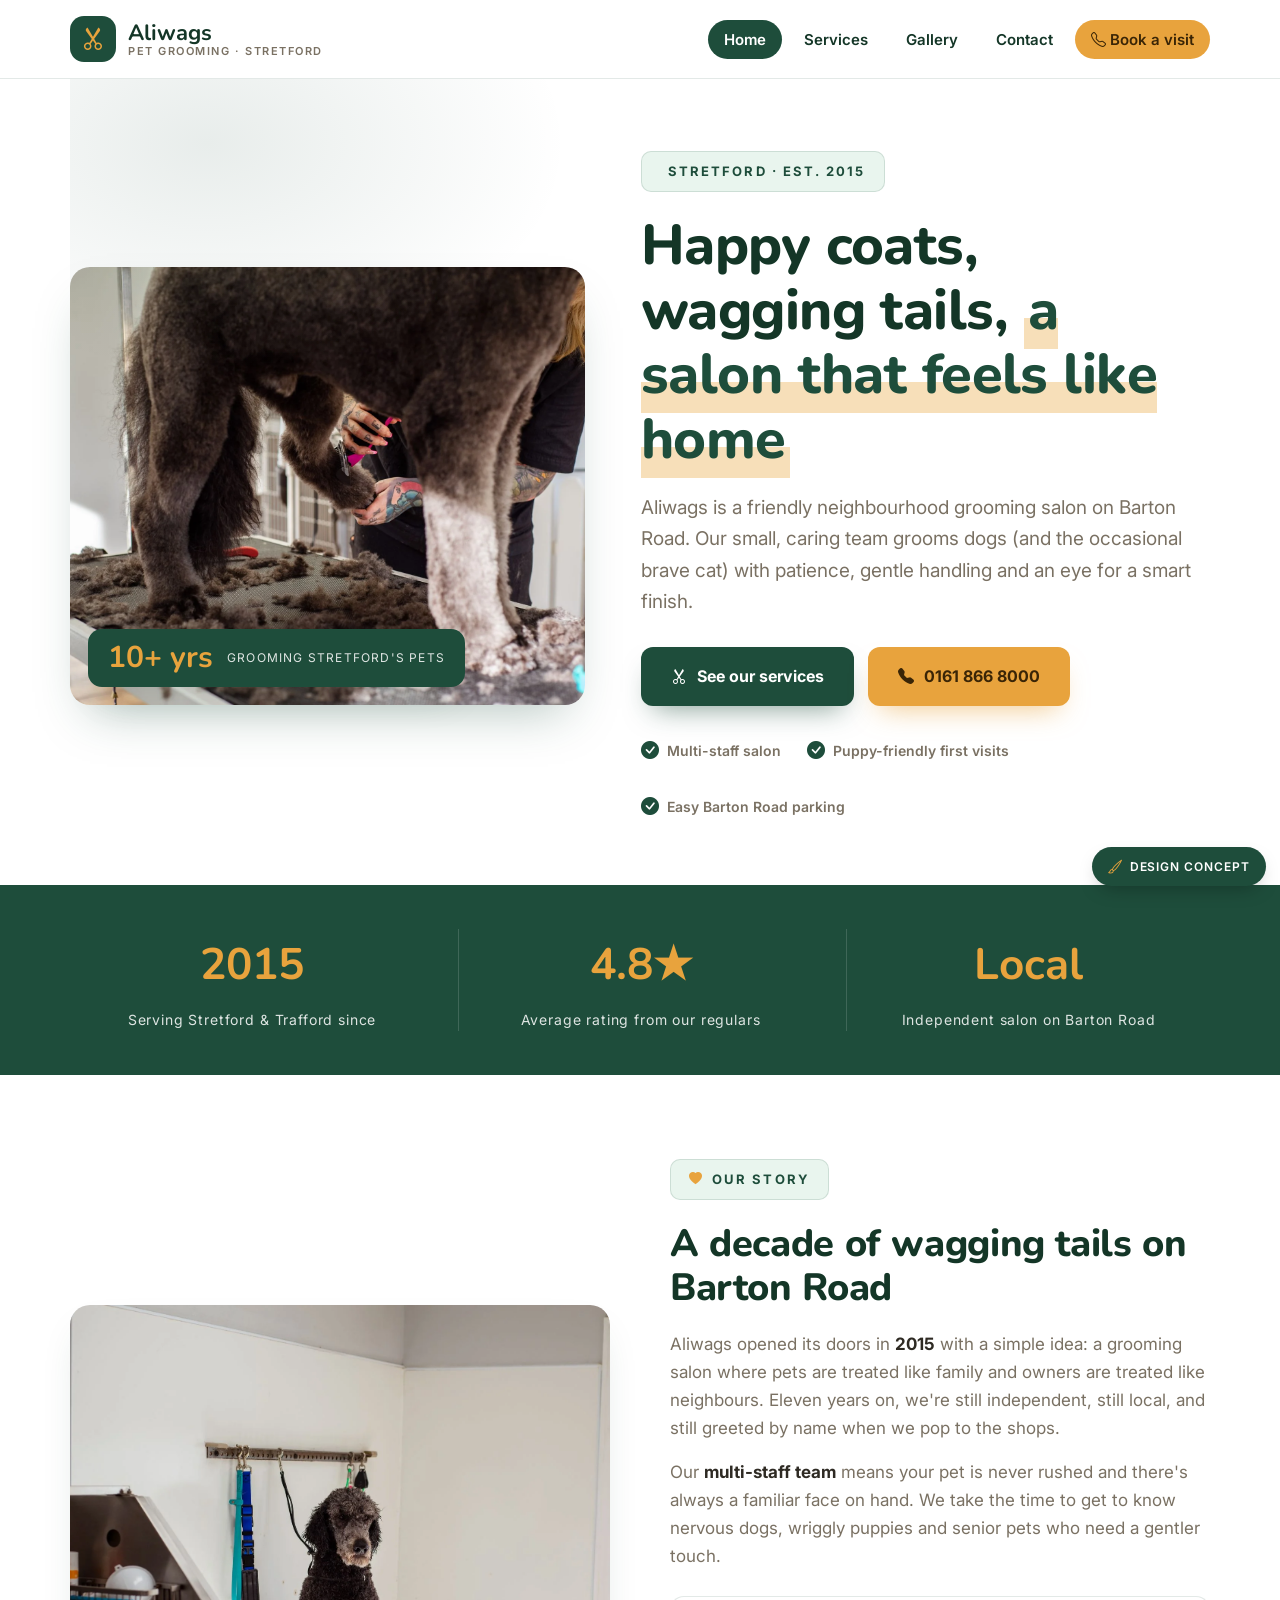
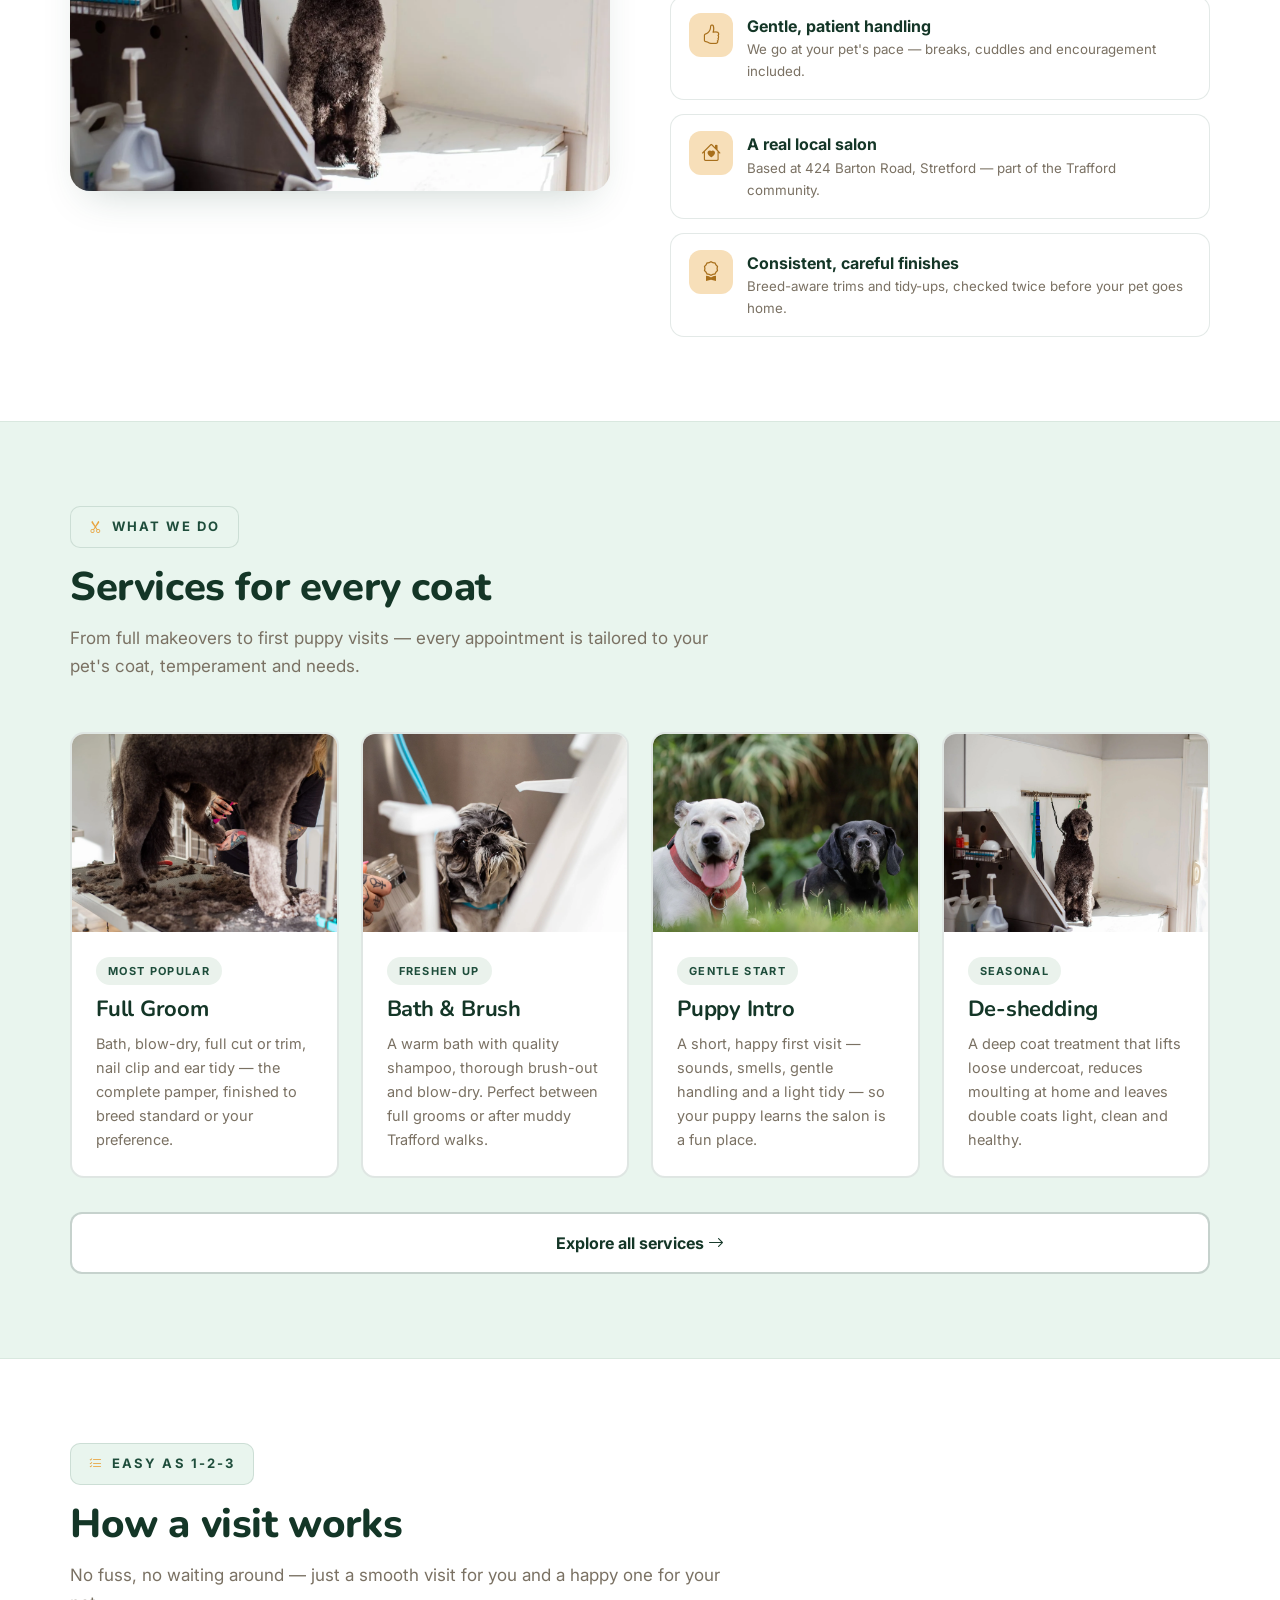
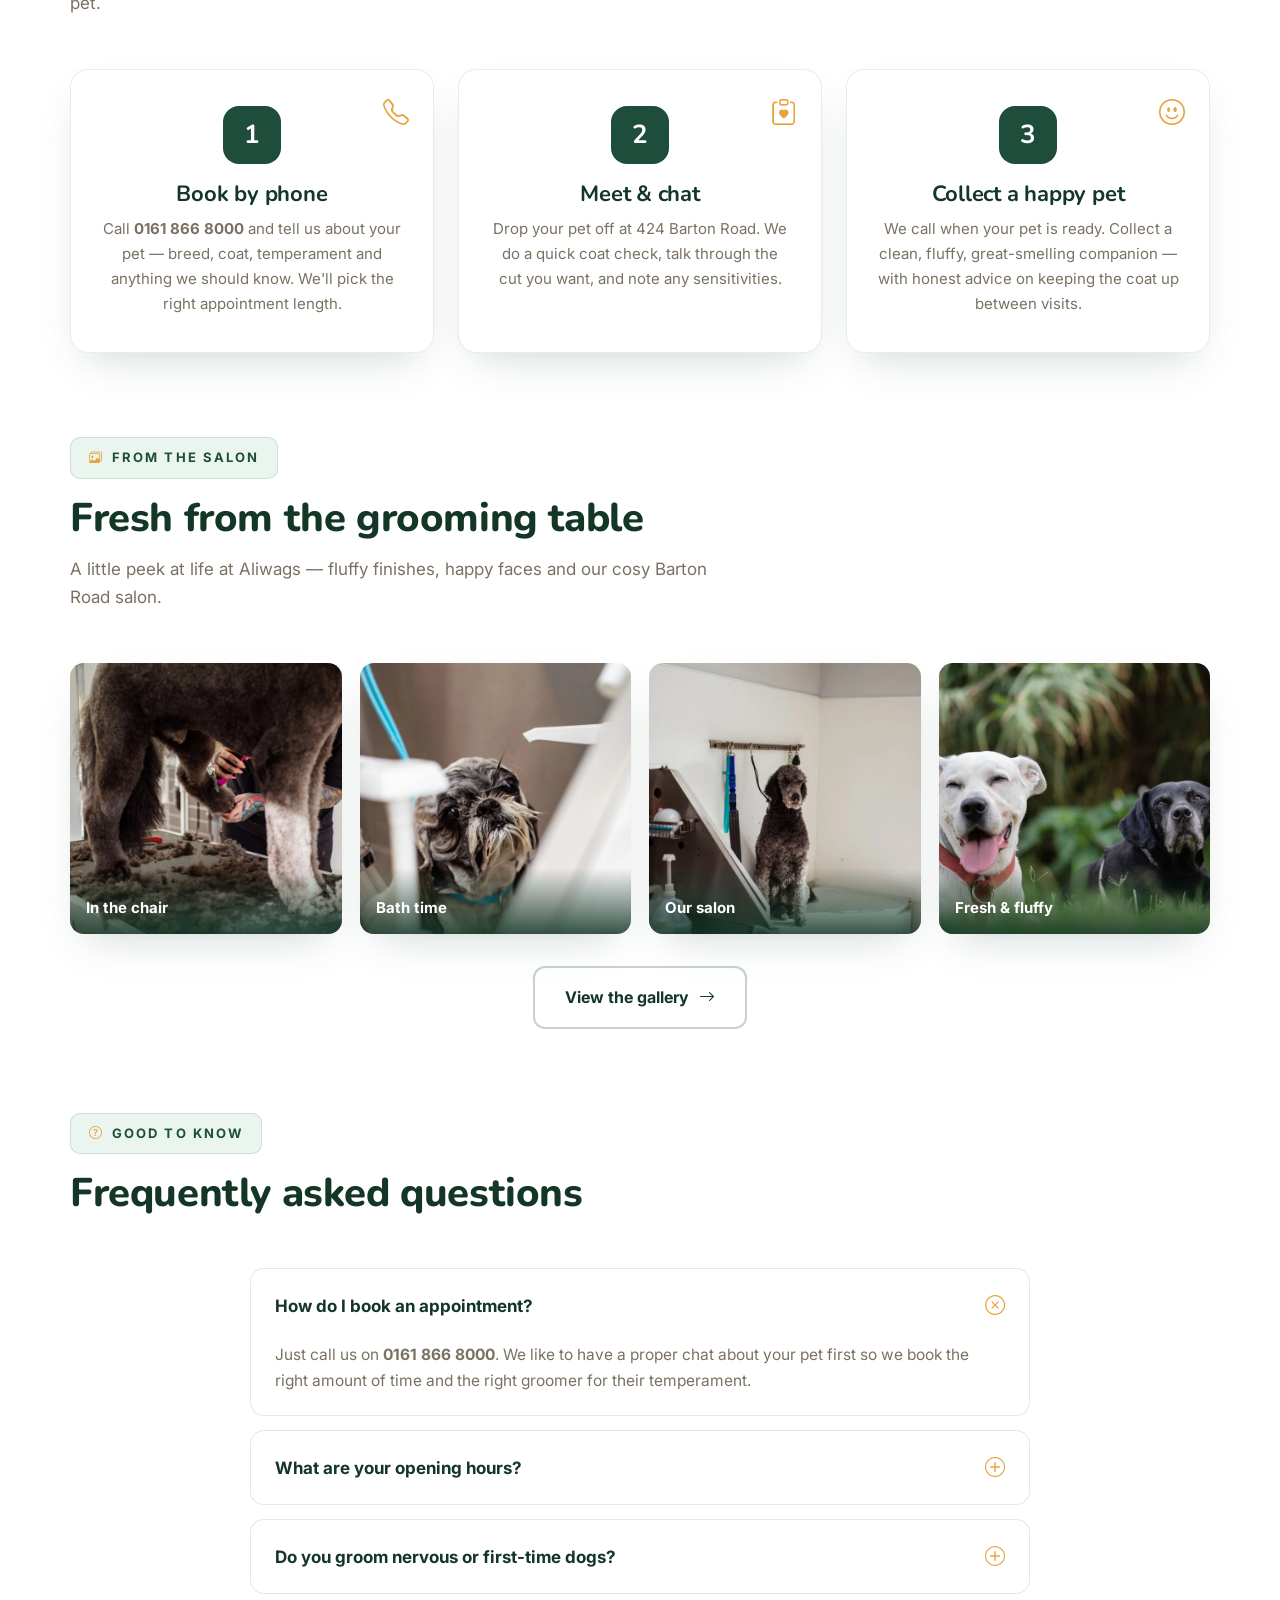
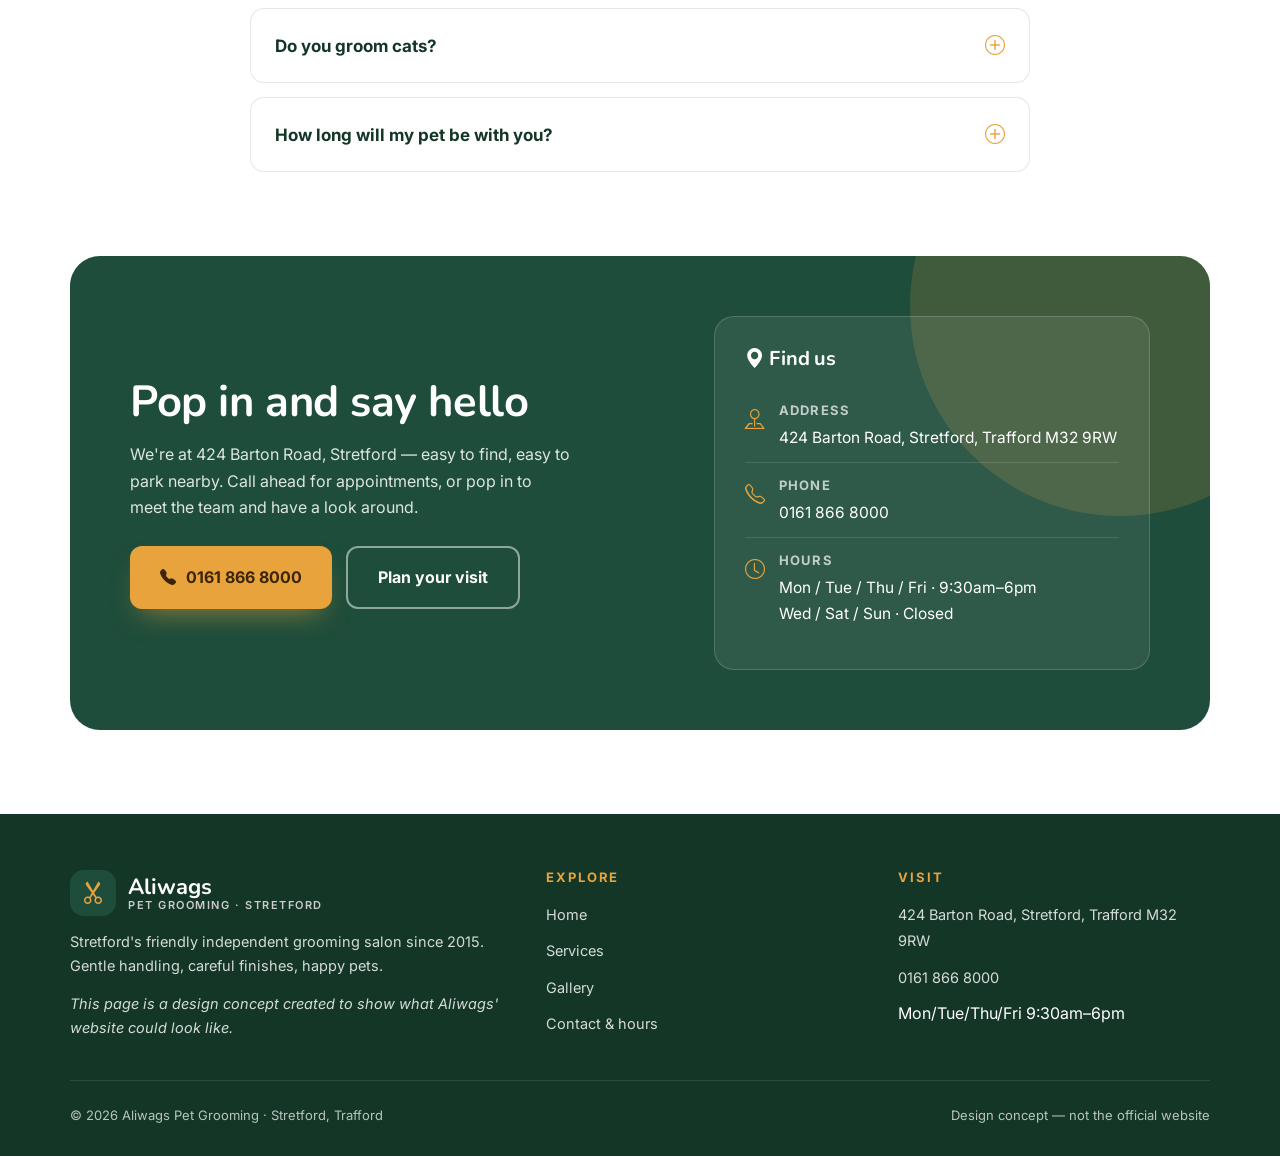
<file: index.html>
<!DOCTYPE html>
<html lang="en-GB">
<head>
<meta charset="UTF-8">
<meta name="viewport" content="width=device-width, initial-scale=1.0">
<title>Aliwags Pet Grooming | Stretford's Friendly Dog &amp; Cat Grooming Salon</title>
<meta name="description" content="Aliwags Pet Grooming, 424 Barton Road, Stretford. A friendly local grooming salon since 2015 — full grooms, baths, puppy intros and de-shedding.">
<link rel="preconnect" href="https://fonts.googleapis.com">
<link rel="preconnect" href="https://fonts.gstatic.com" crossorigin>
<link href="https://fonts.googleapis.com/css2?family=Nunito:wght@600;700;800;900&family=Inter:wght@400;500;600;700&display=swap" rel="stylesheet">
<link rel="stylesheet" href="vendor/bootstrap-icons/bootstrap-icons.min.css">
<link rel="stylesheet" href="assets/css/style.css">
<link rel="icon" type="image/png" href="favicon.png">
<link rel="apple-touch-icon" href="apple-touch-icon.png">
</head>
<body>
<span class="concept-badge"><i class="bi bi-brush"></i>Design concept</span>

<header class="site-header">
  <div class="wrap nav-bar">
    <a class="brand" href="index.html" aria-label="Aliwags Pet Grooming home">
      <span class="brand-mark"><i class="bi bi-scissors"></i></span>
      <span class="brand-name">Aliwags<small>Pet Grooming · Stretford</small></span>
    </a>
    <button class="menu-toggle" aria-label="Open menu" aria-expanded="false"><i class="bi bi-list"></i></button>
    <ul class="nav-links">
      <li><a href="index.html" class="active">Home</a></li>
      <li><a href="services.html">Services</a></li>
      <li><a href="gallery.html">Gallery</a></li>
      <li><a href="contact.html">Contact</a></li>
      <li><a href="contact.html" class="nav-cta"><i class="bi bi-telephone"></i> Book a visit</a></li>
    </ul>
  </div>
</header>

<main>
  <!-- 1 · hero -->
  <div class="wrap hero">
    <div class="hero-copy">
      <span class="kicker"><i class="bi bi-paw-fill"></i> Stretford · Est. 2015</span>
      <h1>Happy coats,<br>wagging tails, <em>a salon that feels like home</em></h1>
      <p class="lead">Aliwags is a friendly neighbourhood grooming salon on Barton Road. Our small, caring team grooms dogs (and the occasional brave cat) with patience, gentle handling and an eye for a smart finish.</p>
      <div class="hero-ctas">
        <a class="btn btn-primary" href="services.html"><i class="bi bi-scissors"></i> See our services</a>
        <a class="btn btn-amber" href="contact.html"><i class="bi bi-telephone-fill"></i> 0161 866 8000</a>
      </div>
      <div class="hero-proof">
        <span><i class="bi bi-check-circle-fill"></i> Multi-staff salon</span>
        <span><i class="bi bi-check-circle-fill"></i> Puppy-friendly first visits</span>
        <span><i class="bi bi-check-circle-fill"></i> Easy Barton Road parking</span>
      </div>
    </div>
    <div class="hero-art">
      <img src="assets/img/hero-groomer.webp" alt="A groomer gently combing a happy spaniel in a warm salon">
      <div class="hero-stamp">
        <div class="big">10+ yrs</div>
        <div class="small">Grooming Stretford's pets</div>
      </div>
    </div>
  </div>

  <!-- 2 · trust stats band -->
  <div class="stats-band">
    <div class="wrap stats-grid">
      <div class="stat"><div class="num">2015</div><div class="lbl">Serving Stretford &amp; Trafford since</div></div>
      <div class="stat"><div class="num">4.8★</div><div class="lbl">Average rating from our regulars</div></div>
      <div class="stat"><div class="num">Local</div><div class="lbl">Independent salon on Barton Road</div></div>
    </div>
  </div>

  <!-- 3 · our story -->
  <section>
    <div class="wrap story-grid">
      <div class="story-art">
        <img src="assets/img/salon-interior.webp" alt="The warm, welcoming interior of the Aliwags salon">
      </div>
      <div class="story-copy">
        <span class="kicker"><i class="bi bi-heart-fill"></i> Our story</span>
        <h2>A decade of wagging tails on Barton Road</h2>
        <p>Aliwags opened its doors in <strong>2015</strong> with a simple idea: a grooming salon where pets are treated like family and owners are treated like neighbours. Eleven years on, we're still independent, still local, and still greeted by name when we pop to the shops.</p>
        <p>Our <strong>multi-staff team</strong> means your pet is never rushed and there's always a familiar face on hand. We take the time to get to know nervous dogs, wriggly puppies and senior pets who need a gentler touch.</p>
        <ul class="value-list">
          <li><span class="tile"><i class="bi bi-hand-thumbs-up"></i></span><div><b>Gentle, patient handling</b><small>We go at your pet's pace — breaks, cuddles and encouragement included.</small></div></li>
          <li><span class="tile"><i class="bi bi-house-heart"></i></span><div><b>A real local salon</b><small>Based at 424 Barton Road, Stretford — part of the Trafford community.</small></div></li>
          <li><span class="tile"><i class="bi bi-award"></i></span><div><b>Consistent, careful finishes</b><small>Breed-aware trims and tidy-ups, checked twice before your pet goes home.</small></div></li>
        </ul>
      </div>
    </div>
  </section>

  <!-- 4 · services showcase -->
  <section id="services">
    <div class="wrap">
      <div class="section-head">
        <span class="kicker"><i class="bi bi-scissors"></i> What we do</span>
        <h2>Services for every coat</h2>
        <p>From full makeovers to first puppy visits — every appointment is tailored to your pet's coat, temperament and needs.</p>
      </div>
      <div class="svc-grid">
        <article class="svc-card">
          <img src="assets/img/hero-groomer.webp" alt="Full groom in progress on a spaniel">
          <div class="svc-body">
            <span class="tag">Most popular</span>
            <h3>Full Groom</h3>
            <p>Bath, blow-dry, full cut or trim, nail clip and ear tidy — the complete pamper, finished to breed standard or your preference.</p>
          </div>
        </article>
        <article class="svc-card">
          <img src="assets/img/bath-time.webp" alt="A puppy enjoying a warm bath">
          <div class="svc-body">
            <span class="tag">Freshen up</span>
            <h3>Bath &amp; Brush</h3>
            <p>A warm bath with quality shampoo, thorough brush-out and blow-dry. Perfect between full grooms or after muddy Trafford walks.</p>
          </div>
        </article>
        <article class="svc-card">
          <img src="assets/img/happy-dogs.webp" alt="Happy puppies ready for their first groom">
          <div class="svc-body">
            <span class="tag">Gentle start</span>
            <h3>Puppy Intro</h3>
            <p>A short, happy first visit — sounds, smells, gentle handling and a light tidy — so your puppy learns the salon is a fun place.</p>
          </div>
        </article>
        <article class="svc-card">
          <img src="assets/img/salon-interior.webp" alt="De-shedding treatment area in the salon">
          <div class="svc-body">
            <span class="tag">Seasonal</span>
            <h3>De-shedding</h3>
            <p>A deep coat treatment that lifts loose undercoat, reduces moulting at home and leaves double coats light, clean and healthy.</p>
          </div>
        </article>
      </div>
      <a class="btn btn-ghost svc-more" href="services.html">Explore all services <i class="bi bi-arrow-right"></i></a>
    </div>
  </section>

  <!-- 5 · how it works -->
  <section>
    <div class="wrap">
      <div class="section-head">
        <span class="kicker"><i class="bi bi-list-check"></i> Easy as 1-2-3</span>
        <h2>How a visit works</h2>
        <p>No fuss, no waiting around — just a smooth visit for you and a happy one for your pet.</p>
      </div>
      <div class="steps">
        <div class="step">
          <i class="bi bi-telephone ico"></i>
          <div class="n">1</div>
          <h3>Book by phone</h3>
          <p>Call <strong>0161 866 8000</strong> and tell us about your pet — breed, coat, temperament and anything we should know. We'll pick the right appointment length.</p>
        </div>
        <div class="step">
          <i class="bi bi-clipboard-heart ico"></i>
          <div class="n">2</div>
          <h3>Meet &amp; chat</h3>
          <p>Drop your pet off at 424 Barton Road. We do a quick coat check, talk through the cut you want, and note any sensitivities.</p>
        </div>
        <div class="step">
          <i class="bi bi-emoji-smile ico"></i>
          <div class="n">3</div>
          <h3>Collect a happy pet</h3>
          <p>We call when your pet is ready. Collect a clean, fluffy, great-smelling companion — with honest advice on keeping the coat up between visits.</p>
        </div>
      </div>
    </div>
  </section>

  <!-- 6 · gallery preview -->
  <section style="padding-top:0">
    <div class="wrap">
      <div class="section-head">
        <span class="kicker"><i class="bi bi-images"></i> From the salon</span>
        <h2>Fresh from the grooming table</h2>
        <p>A little peek at life at Aliwags — fluffy finishes, happy faces and our cosy Barton Road salon.</p>
      </div>
      <div class="strip">
        <a href="gallery.html"><img src="assets/img/hero-groomer.webp" alt="Groomer with a spaniel"><span class="cap">In the chair</span></a>
        <a href="gallery.html"><img src="assets/img/bath-time.webp" alt="Bath time for a fluffy puppy"><span class="cap">Bath time</span></a>
        <a href="gallery.html"><img src="assets/img/salon-interior.webp" alt="Inside the Aliwags salon"><span class="cap">Our salon</span></a>
        <a href="gallery.html"><img src="assets/img/happy-dogs.webp" alt="Three happy freshly-groomed dogs"><span class="cap">Fresh &amp; fluffy</span></a>
      </div>
      <div style="text-align:center;margin-top:32px"><a class="btn btn-ghost" href="gallery.html">View the gallery <i class="bi bi-arrow-right"></i></a></div>
    </div>
  </section>

  <!-- 7 · FAQ -->
  <section style="padding-top:0">
    <div class="wrap">
      <div class="section-head">
        <span class="kicker"><i class="bi bi-question-circle"></i> Good to know</span>
        <h2>Frequently asked questions</h2>
      </div>
      <div class="faq-list">
        <details class="faq" open>
          <summary>How do I book an appointment? <i class="bi bi-plus-circle"></i></summary>
          <div class="a">Just call us on <strong>0161 866 8000</strong>. We like to have a proper chat about your pet first so we book the right amount of time and the right groomer for their temperament.</div>
        </details>
        <details class="faq">
          <summary>What are your opening hours? <i class="bi bi-plus-circle"></i></summary>
          <div class="a">We're open <strong>Monday, Tuesday, Thursday and Friday, 9:30am–6pm</strong>. We're closed on Wednesdays, Saturdays and Sundays so the team can rest — and so can the salon cats.</div>
        </details>
        <details class="faq">
          <summary>Do you groom nervous or first-time dogs? <i class="bi bi-plus-circle"></i></summary>
          <div class="a">Absolutely — it's one of the things we're known for. Our puppy intro visits are short, gentle sessions, and for nervous adults we go at their pace with breaks and plenty of reassurance. Tell us about their worries when you book.</div>
        </details>
        <details class="faq">
          <summary>Do you groom cats? <i class="bi bi-plus-circle"></i></summary>
          <div class="a">We're primarily a dog grooming salon, but we're happy to discuss confident cats for tidy-ups and de-matting. Give us a ring and we'll be honest about whether we're the right fit for your cat.</div>
        </details>
        <details class="faq">
          <summary>How long will my pet be with you? <i class="bi bi-plus-circle"></i></summary>
          <div class="a">It depends on the coat and the service — a tidy-up can be under an hour, while a full groom on a large, thick-coated dog takes longer. We'll give you a realistic time when you book and call you the moment they're ready.</div>
        </details>
      </div>
    </div>
  </section>

  <!-- 8 · visit band -->
  <section style="padding-top:0">
    <div class="wrap">
      <div class="visit">
        <div>
          <h2>Pop in and say hello</h2>
          <p>We're at 424 Barton Road, Stretford — easy to find, easy to park nearby. Call ahead for appointments, or pop in to meet the team and have a look around.</p>
          <div style="display:flex;gap:14px;flex-wrap:wrap">
            <a class="btn btn-amber" href="tel:01618668000"><i class="bi bi-telephone-fill"></i> 0161 866 8000</a>
            <a class="btn btn-ghost" href="contact.html" style="background:transparent;color:#fff;border-color:rgba(255,255,255,.5)">Plan your visit</a>
          </div>
        </div>
        <div class="visit-card">
          <h3><i class="bi bi-geo-alt-fill"></i> Find us</h3>
          <div class="vrow"><i class="bi bi-pin-map"></i><div><b>Address</b><span>424 Barton Road, Stretford, Trafford M32 9RW</span></div></div>
          <div class="vrow"><i class="bi bi-telephone"></i><div><b>Phone</b><span>0161 866 8000</span></div></div>
          <div class="vrow"><i class="bi bi-clock"></i><div><b>Hours</b><span>Mon / Tue / Thu / Fri · 9:30am–6pm<br>Wed / Sat / Sun · Closed</span></div></div>
        </div>
      </div>
    </div>
  </section>
</main>

<footer>
  <div class="wrap">
    <div class="foot-grid">
      <div>
        <div class="foot-brand">
          <span class="brand-mark"><i class="bi bi-scissors"></i></span>
          <span class="brand-name" style="color:#fff">Aliwags<small style="color:#ccc">Pet Grooming · Stretford</small></span>
        </div>
        <p>Stretford's friendly independent grooming salon since 2015. Gentle handling, careful finishes, happy pets.</p>
        <p class="concept-note" style="margin-top:14px">This page is a design concept created to show what Aliwags' website could look like.</p>
      </div>
      <div>
        <h4>Explore</h4>
        <ul>
          <li><a href="index.html">Home</a></li>
          <li><a href="services.html">Services</a></li>
          <li><a href="gallery.html">Gallery</a></li>
          <li><a href="contact.html">Contact &amp; hours</a></li>
        </ul>
      </div>
      <div>
        <h4>Visit</h4>
        <ul>
          <li><a href="contact.html">424 Barton Road, Stretford, Trafford M32 9RW</a></li>
          <li><a href="tel:01618668000">0161 866 8000</a></li>
          <li><span>Mon/Tue/Thu/Fri 9:30am–6pm</span></li>
        </ul>
      </div>
    </div>
    <div class="foot-bottom">
      <span>© 2026 Aliwags Pet Grooming · Stretford, Trafford</span>
      <span>Design concept — not the official website</span>
    </div>
  </div>
</footer>

<script>
(function(){
  var t=document.querySelector('.menu-toggle'), n=document.querySelector('.nav-links');
  t.addEventListener('click',function(){
    var open=n.classList.toggle('open');
    t.setAttribute('aria-expanded',open);
    t.innerHTML=open?'<i class="bi bi-x-lg"></i>':'<i class="bi bi-list"></i>';
  });
  n.addEventListener('click',function(e){ if(e.target.closest('a')){ n.classList.remove('open'); t.innerHTML='<i class="bi bi-list"></i>'; }});
})();
</script>
</body>
</html>
</file>
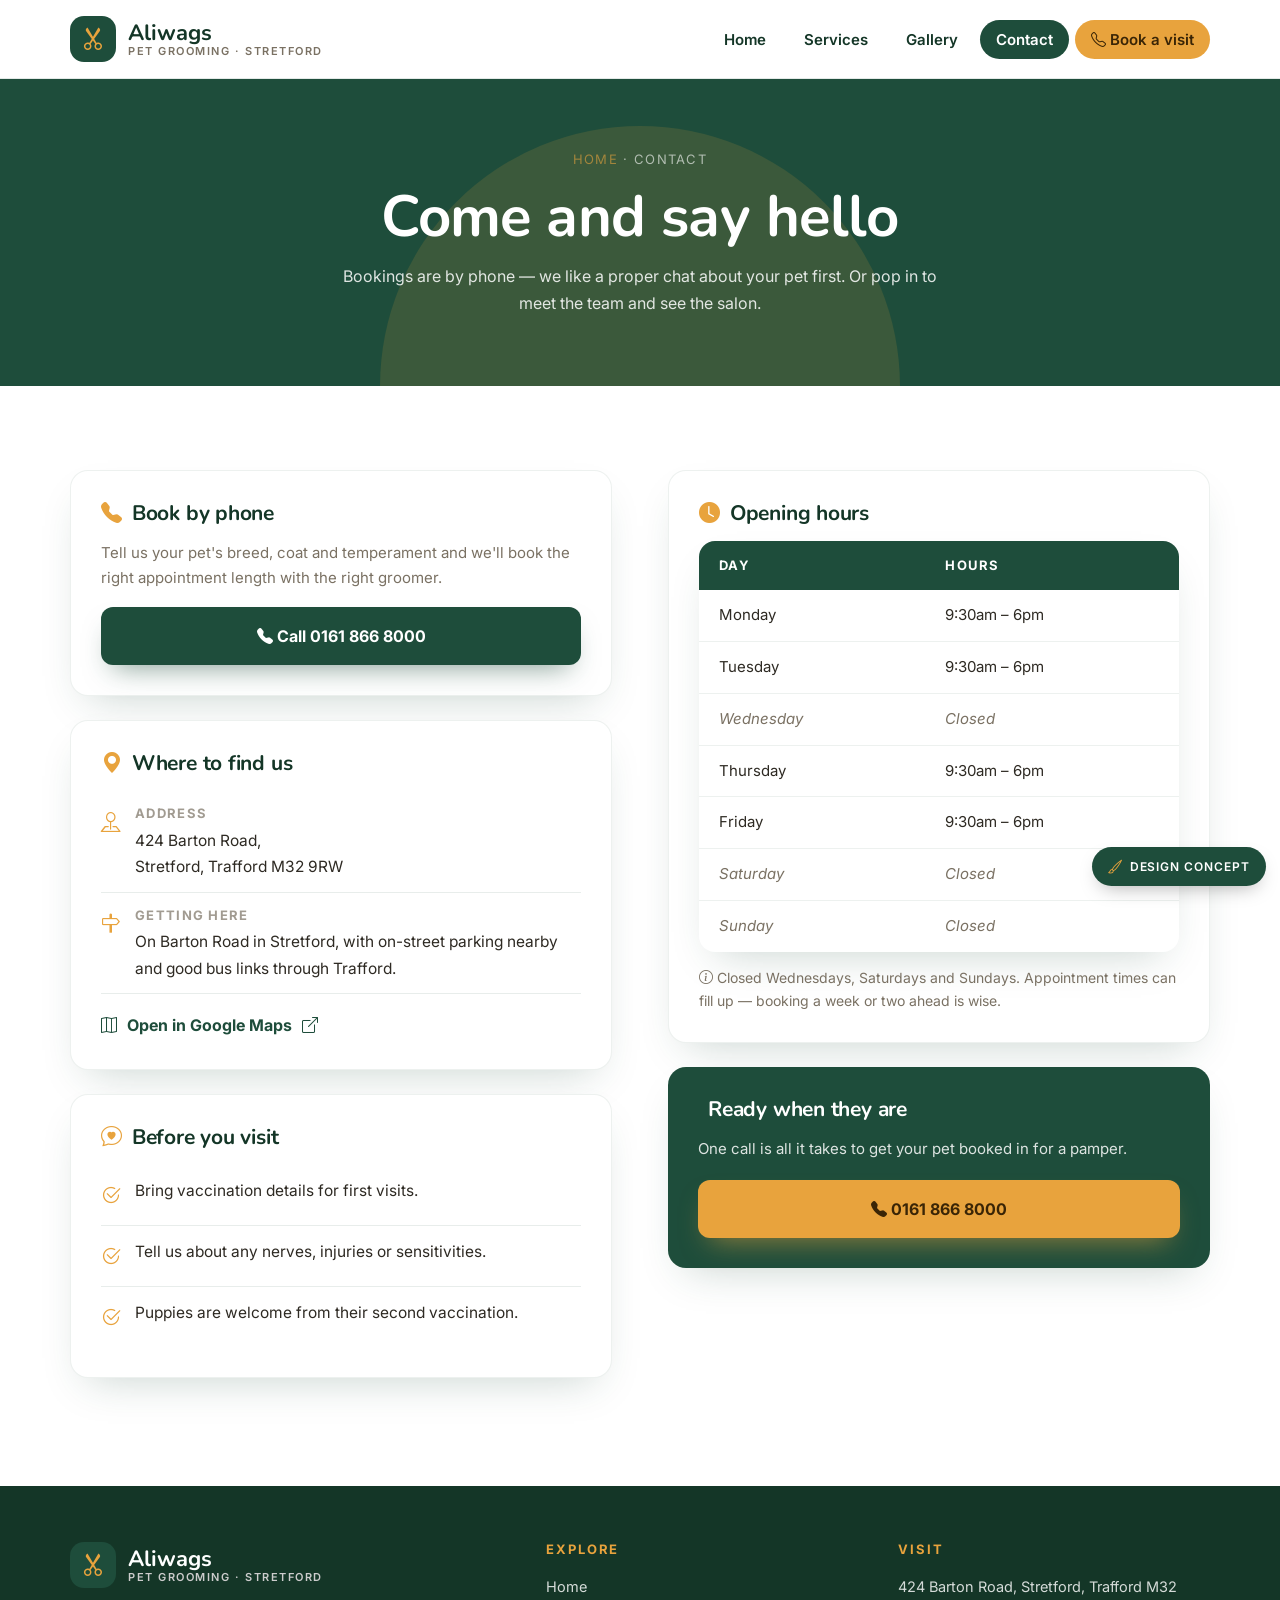
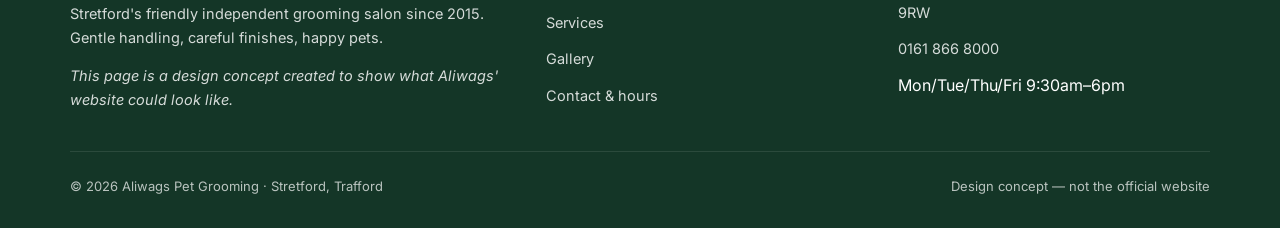
<file: contact.html>
<!DOCTYPE html>
<html lang="en-GB">
<head>
<meta charset="UTF-8">
<meta name="viewport" content="width=device-width, initial-scale=1.0">
<title>Contact &amp; Hours | Aliwags Pet Grooming, Stretford</title>
<meta name="description" content="Visit Aliwags Pet Grooming at 424 Barton Road, Stretford. Open Mon/Tue/Thu/Fri 9:30am–6pm. Call 0161 866 8000 to book.">
<link rel="preconnect" href="https://fonts.googleapis.com">
<link rel="preconnect" href="https://fonts.gstatic.com" crossorigin>
<link href="https://fonts.googleapis.com/css2?family=Nunito:wght@600;700;800;900&family=Inter:wght@400;500;600;700&display=swap" rel="stylesheet">
<link rel="stylesheet" href="vendor/bootstrap-icons/bootstrap-icons.min.css">
<link rel="stylesheet" href="assets/css/style.css">
<link rel="icon" type="image/png" href="favicon.png">
<link rel="apple-touch-icon" href="apple-touch-icon.png">
</head>
<body>
<span class="concept-badge"><i class="bi bi-brush"></i>Design concept</span>

<header class="site-header">
  <div class="wrap nav-bar">
    <a class="brand" href="index.html" aria-label="Aliwags Pet Grooming home">
      <span class="brand-mark"><i class="bi bi-scissors"></i></span>
      <span class="brand-name">Aliwags<small>Pet Grooming · Stretford</small></span>
    </a>
    <button class="menu-toggle" aria-label="Open menu" aria-expanded="false"><i class="bi bi-list"></i></button>
    <ul class="nav-links">
      <li><a href="index.html">Home</a></li>
      <li><a href="services.html">Services</a></li>
      <li><a href="gallery.html">Gallery</a></li>
      <li><a href="contact.html" class="active">Contact</a></li>
      <li><a href="contact.html" class="nav-cta"><i class="bi bi-telephone"></i> Book a visit</a></li>
    </ul>
  </div>
</header>

<main>
  <div class="page-hero">
    <div class="wrap">
      <div class="crumbs"><a href="index.html">Home</a> · Contact</div>
      <h1>Come and say hello</h1>
      <p>Bookings are by phone — we like a proper chat about your pet first. Or pop in to meet the team and see the salon.</p>
    </div>
  </div>

  <section>
    <div class="wrap contact-grid">
      <div>
        <div class="info-card">
          <h3><i class="bi bi-telephone-fill"></i> Book by phone</h3>
          <p style="color:var(--muted);font-size:15px;margin-bottom:16px">Tell us your pet's breed, coat and temperament and we'll book the right appointment length with the right groomer.</p>
          <a class="btn btn-primary btn-block" href="tel:01618668000"><i class="bi bi-telephone-fill"></i> Call 0161 866 8000</a>
        </div>
        <div class="info-card">
          <h3><i class="bi bi-geo-alt-fill"></i> Where to find us</h3>
          <div class="vrow"><i class="bi bi-pin-map"></i><div><b>Address</b><span>424 Barton Road,<br>Stretford, Trafford M32 9RW</span></div></div>
          <div class="vrow"><i class="bi bi-signpost"></i><div><b>Getting here</b><span>On Barton Road in Stretford, with on-street parking nearby and good bus links through Trafford.</span></div></div>
          <a class="map-link" href="https://www.google.com/maps/search/?api=1&query=424+Barton+Road+Stretford+M32+9RW" target="_blank" rel="noopener"><i class="bi bi-map"></i> Open in Google Maps <i class="bi bi-box-arrow-up-right"></i></a>
        </div>
        <div class="info-card">
          <h3><i class="bi bi-chat-heart"></i> Before you visit</h3>
          <div class="vrow"><i class="bi bi-check2-circle"></i><div><span>Bring vaccination details for first visits.</span></div></div>
          <div class="vrow"><i class="bi bi-check2-circle"></i><div><span>Tell us about any nerves, injuries or sensitivities.</span></div></div>
          <div class="vrow"><i class="bi bi-check2-circle"></i><div><span>Puppies are welcome from their second vaccination.</span></div></div>
        </div>
      </div>
      <div>
        <div class="info-card">
          <h3><i class="bi bi-clock-fill"></i> Opening hours</h3>
          <table class="hours-table">
            <tr><th>Day</th><th>Hours</th></tr>
            <tr><td>Monday</td><td>9:30am – 6pm</td></tr>
            <tr><td>Tuesday</td><td>9:30am – 6pm</td></tr>
            <tr class="closed"><td>Wednesday</td><td>Closed</td></tr>
            <tr><td>Thursday</td><td>9:30am – 6pm</td></tr>
            <tr><td>Friday</td><td>9:30am – 6pm</td></tr>
            <tr class="closed"><td>Saturday</td><td>Closed</td></tr>
            <tr class="closed"><td>Sunday</td><td>Closed</td></tr>
          </table>
          <p style="color:var(--muted);font-size:14px;margin-top:14px"><i class="bi bi-info-circle"></i> Closed Wednesdays, Saturdays and Sundays. Appointment times can fill up — booking a week or two ahead is wise.</p>
        </div>
        <div class="info-card" style="background:var(--forest);border:none">
          <h3 style="color:#fff"><i class="bi bi-paw-fill"></i> Ready when they are</h3>
          <p style="color:rgba(255,255,255,.85);font-size:15px;margin-bottom:18px">One call is all it takes to get your pet booked in for a pamper.</p>
          <a class="btn btn-amber btn-block" href="tel:01618668000"><i class="bi bi-telephone-fill"></i> 0161 866 8000</a>
        </div>
      </div>
    </div>
  </section>
</main>

<footer>
  <div class="wrap">
    <div class="foot-grid">
      <div>
        <div class="foot-brand">
          <span class="brand-mark"><i class="bi bi-scissors"></i></span>
          <span class="brand-name" style="color:#fff">Aliwags<small style="color:#ccc">Pet Grooming · Stretford</small></span>
        </div>
        <p>Stretford's friendly independent grooming salon since 2015. Gentle handling, careful finishes, happy pets.</p>
        <p class="concept-note" style="margin-top:14px">This page is a design concept created to show what Aliwags' website could look like.</p>
      </div>
      <div>
        <h4>Explore</h4>
        <ul>
          <li><a href="index.html">Home</a></li>
          <li><a href="services.html">Services</a></li>
          <li><a href="gallery.html">Gallery</a></li>
          <li><a href="contact.html">Contact &amp; hours</a></li>
        </ul>
      </div>
      <div>
        <h4>Visit</h4>
        <ul>
          <li><a href="contact.html">424 Barton Road, Stretford, Trafford M32 9RW</a></li>
          <li><a href="tel:01618668000">0161 866 8000</a></li>
          <li><span>Mon/Tue/Thu/Fri 9:30am–6pm</span></li>
        </ul>
      </div>
    </div>
    <div class="foot-bottom">
      <span>© 2026 Aliwags Pet Grooming · Stretford, Trafford</span>
      <span>Design concept — not the official website</span>
    </div>
  </div>
</footer>

<script>
(function(){
  var t=document.querySelector('.menu-toggle'), n=document.querySelector('.nav-links');
  t.addEventListener('click',function(){
    var open=n.classList.toggle('open');
    t.setAttribute('aria-expanded',open);
    t.innerHTML=open?'<i class="bi bi-x-lg"></i>':'<i class="bi bi-list"></i>';
  });
  n.addEventListener('click',function(e){ if(e.target.closest('a')){ n.classList.remove('open'); t.innerHTML='<i class="bi bi-list"></i>'; }});
})();
</script>
</body>
</html>
</file>
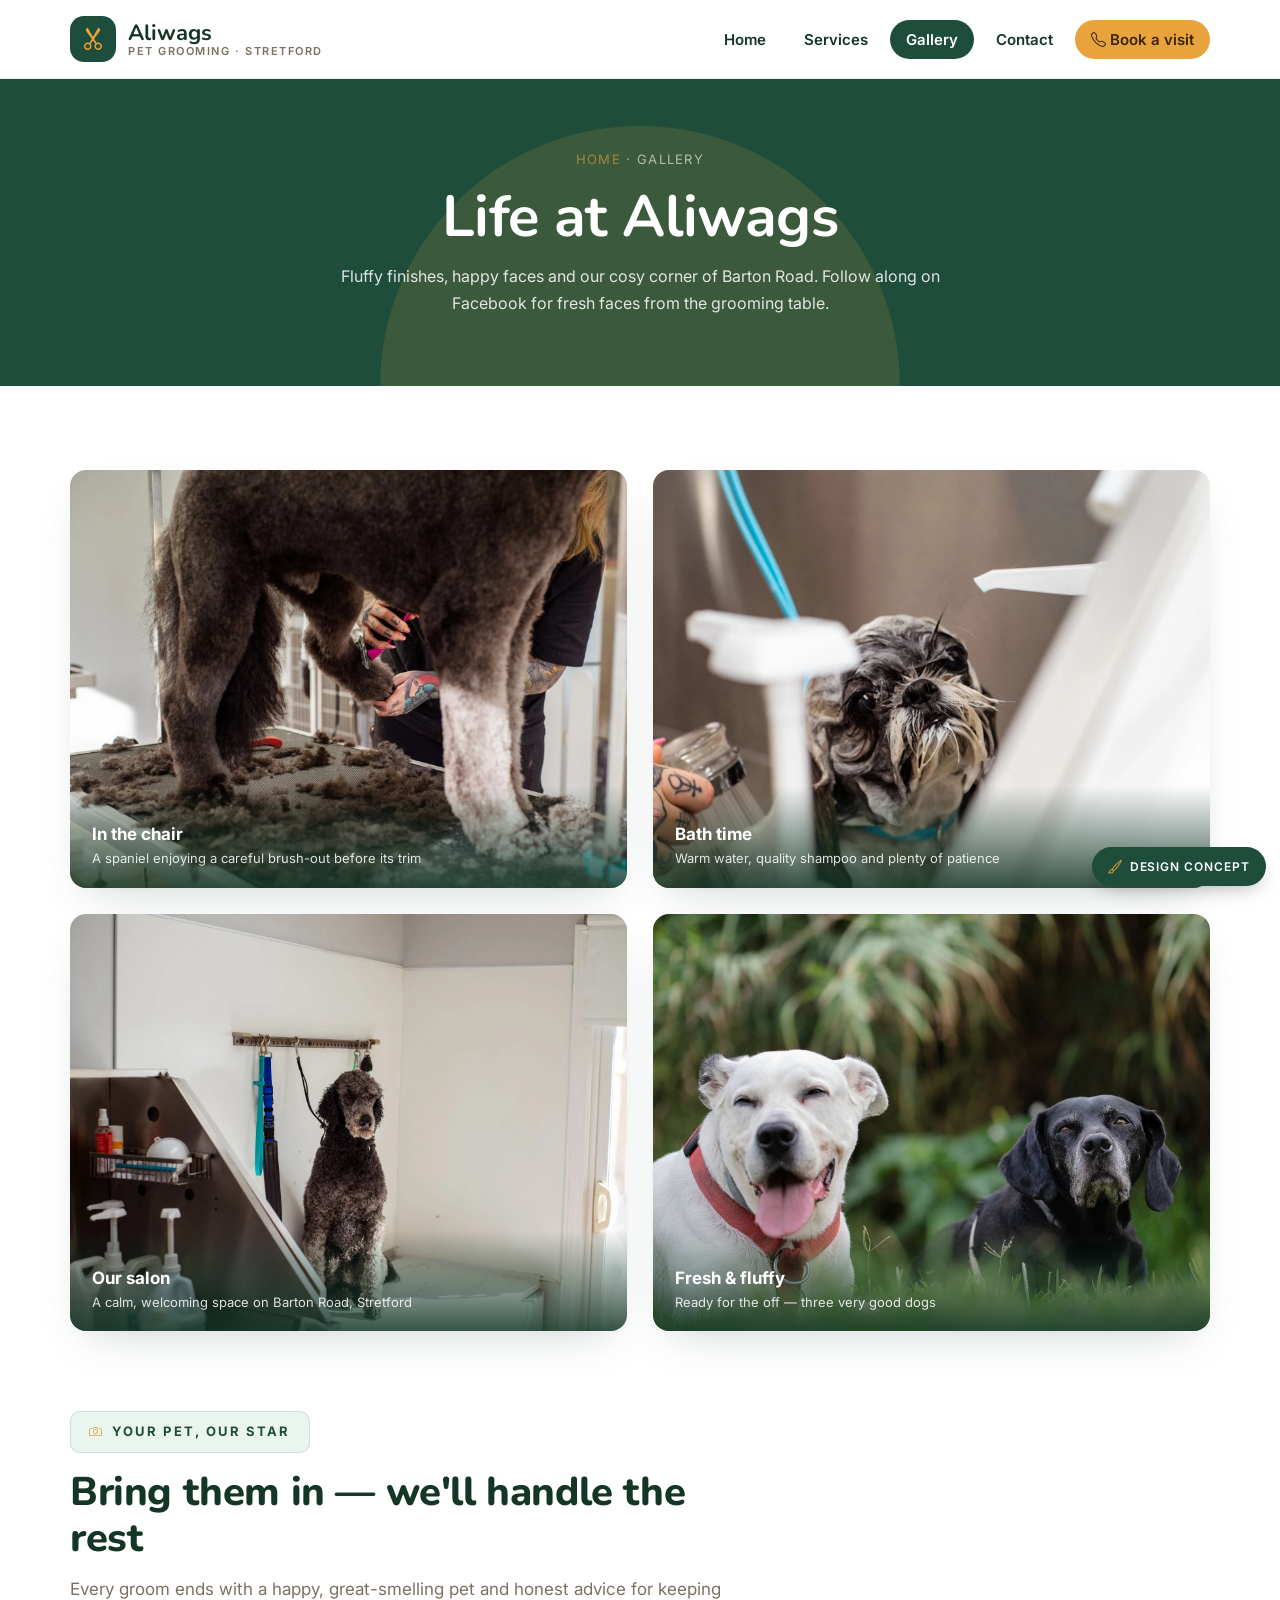
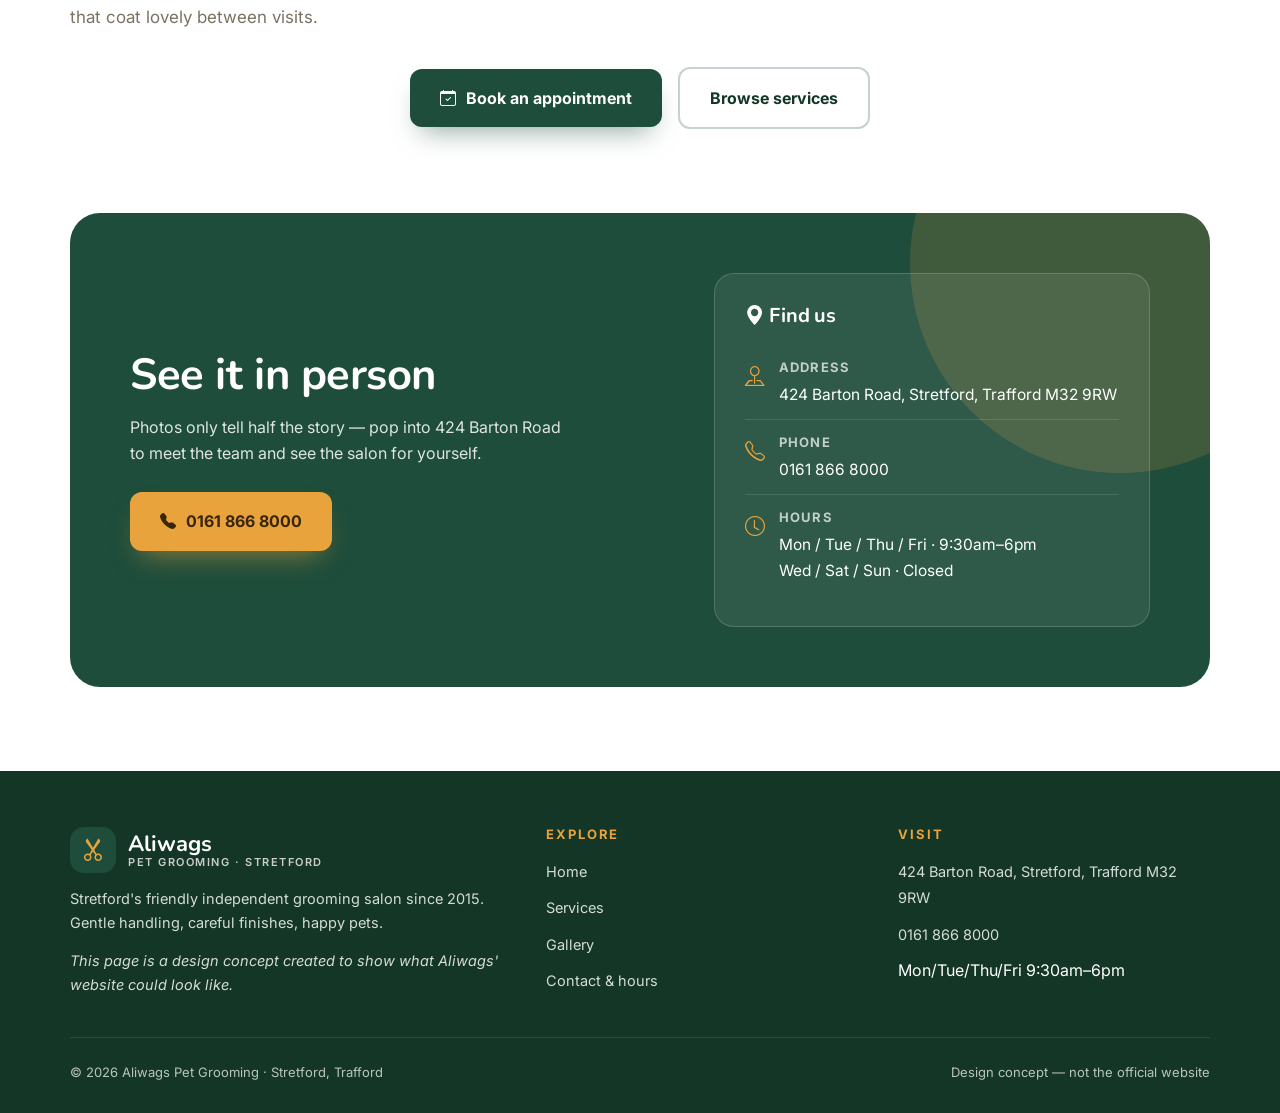
<file: gallery.html>
<!DOCTYPE html>
<html lang="en-GB">
<head>
<meta charset="UTF-8">
<meta name="viewport" content="width=device-width, initial-scale=1.0">
<title>Gallery | Aliwags Pet Grooming, Stretford</title>
<meta name="description" content="A peek inside Aliwags Pet Grooming, Stretford — our salon, our grooms and our happy four-legged regulars.">
<link rel="preconnect" href="https://fonts.googleapis.com">
<link rel="preconnect" href="https://fonts.gstatic.com" crossorigin>
<link href="https://fonts.googleapis.com/css2?family=Nunito:wght@600;700;800;900&family=Inter:wght@400;500;600;700&display=swap" rel="stylesheet">
<link rel="stylesheet" href="vendor/bootstrap-icons/bootstrap-icons.min.css">
<link rel="stylesheet" href="assets/css/style.css">
<link rel="icon" type="image/png" href="favicon.png">
<link rel="apple-touch-icon" href="apple-touch-icon.png">
</head>
<body>
<span class="concept-badge"><i class="bi bi-brush"></i>Design concept</span>

<header class="site-header">
  <div class="wrap nav-bar">
    <a class="brand" href="index.html" aria-label="Aliwags Pet Grooming home">
      <span class="brand-mark"><i class="bi bi-scissors"></i></span>
      <span class="brand-name">Aliwags<small>Pet Grooming · Stretford</small></span>
    </a>
    <button class="menu-toggle" aria-label="Open menu" aria-expanded="false"><i class="bi bi-list"></i></button>
    <ul class="nav-links">
      <li><a href="index.html">Home</a></li>
      <li><a href="services.html">Services</a></li>
      <li><a href="gallery.html" class="active">Gallery</a></li>
      <li><a href="contact.html">Contact</a></li>
      <li><a href="contact.html" class="nav-cta"><i class="bi bi-telephone"></i> Book a visit</a></li>
    </ul>
  </div>
</header>

<main>
  <div class="page-hero">
    <div class="wrap">
      <div class="crumbs"><a href="index.html">Home</a> · Gallery</div>
      <h1>Life at Aliwags</h1>
      <p>Fluffy finishes, happy faces and our cosy corner of Barton Road. Follow along on Facebook for fresh faces from the grooming table.</p>
    </div>
  </div>

  <section>
    <div class="wrap">
      <div class="gallery-grid">
        <figure class="g-item">
          <img src="assets/img/hero-groomer.webp" alt="Groomer gently combing a spaniel">
          <figcaption>In the chair<small>A spaniel enjoying a careful brush-out before its trim</small></figcaption>
        </figure>
        <figure class="g-item">
          <img src="assets/img/bath-time.webp" alt="Puppy enjoying a warm bath">
          <figcaption>Bath time<small>Warm water, quality shampoo and plenty of patience</small></figcaption>
        </figure>
        <figure class="g-item">
          <img src="assets/img/salon-interior.webp" alt="Warm interior of the Aliwags salon">
          <figcaption>Our salon<small>A calm, welcoming space on Barton Road, Stretford</small></figcaption>
        </figure>
        <figure class="g-item">
          <img src="assets/img/happy-dogs.webp" alt="Three freshly-groomed happy dogs">
          <figcaption>Fresh &amp; fluffy<small>Ready for the off — three very good dogs</small></figcaption>
        </figure>
      </div>

      <div class="section-head" style="margin-top:80px;margin-bottom:36px">
        <span class="kicker"><i class="bi bi-camera"></i> Your pet, our star</span>
        <h2>Bring them in — we'll handle the rest</h2>
        <p>Every groom ends with a happy, great-smelling pet and honest advice for keeping that coat lovely between visits.</p>
      </div>
      <div style="text-align:center">
        <a class="btn btn-primary" href="contact.html"><i class="bi bi-calendar-check"></i> Book an appointment</a>
        <a class="btn btn-ghost" href="services.html" style="margin-left:12px">Browse services</a>
      </div>
    </div>
  </section>

  <section style="padding-top:0">
    <div class="wrap">
      <div class="visit">
        <div>
          <h2>See it in person</h2>
          <p>Photos only tell half the story — pop into 424 Barton Road to meet the team and see the salon for yourself.</p>
          <a class="btn btn-amber" href="tel:01618668000"><i class="bi bi-telephone-fill"></i> 0161 866 8000</a>
        </div>
        <div class="visit-card">
          <h3><i class="bi bi-geo-alt-fill"></i> Find us</h3>
          <div class="vrow"><i class="bi bi-pin-map"></i><div><b>Address</b><span>424 Barton Road, Stretford, Trafford M32 9RW</span></div></div>
          <div class="vrow"><i class="bi bi-telephone"></i><div><b>Phone</b><span>0161 866 8000</span></div></div>
          <div class="vrow"><i class="bi bi-clock"></i><div><b>Hours</b><span>Mon / Tue / Thu / Fri · 9:30am–6pm<br>Wed / Sat / Sun · Closed</span></div></div>
        </div>
      </div>
    </div>
  </section>
</main>

<footer>
  <div class="wrap">
    <div class="foot-grid">
      <div>
        <div class="foot-brand">
          <span class="brand-mark"><i class="bi bi-scissors"></i></span>
          <span class="brand-name" style="color:#fff">Aliwags<small style="color:#ccc">Pet Grooming · Stretford</small></span>
        </div>
        <p>Stretford's friendly independent grooming salon since 2015. Gentle handling, careful finishes, happy pets.</p>
        <p class="concept-note" style="margin-top:14px">This page is a design concept created to show what Aliwags' website could look like.</p>
      </div>
      <div>
        <h4>Explore</h4>
        <ul>
          <li><a href="index.html">Home</a></li>
          <li><a href="services.html">Services</a></li>
          <li><a href="gallery.html">Gallery</a></li>
          <li><a href="contact.html">Contact &amp; hours</a></li>
        </ul>
      </div>
      <div>
        <h4>Visit</h4>
        <ul>
          <li><a href="contact.html">424 Barton Road, Stretford, Trafford M32 9RW</a></li>
          <li><a href="tel:01618668000">0161 866 8000</a></li>
          <li><span>Mon/Tue/Thu/Fri 9:30am–6pm</span></li>
        </ul>
      </div>
    </div>
    <div class="foot-bottom">
      <span>© 2026 Aliwags Pet Grooming · Stretford, Trafford</span>
      <span>Design concept — not the official website</span>
    </div>
  </div>
</footer>

<script>
(function(){
  var t=document.querySelector('.menu-toggle'), n=document.querySelector('.nav-links');
  t.addEventListener('click',function(){
    var open=n.classList.toggle('open');
    t.setAttribute('aria-expanded',open);
    t.innerHTML=open?'<i class="bi bi-x-lg"></i>':'<i class="bi bi-list"></i>';
  });
  n.addEventListener('click',function(e){ if(e.target.closest('a')){ n.classList.remove('open'); t.innerHTML='<i class="bi bi-list"></i>'; }});
})();
</script>
</body>
</html>
</file>
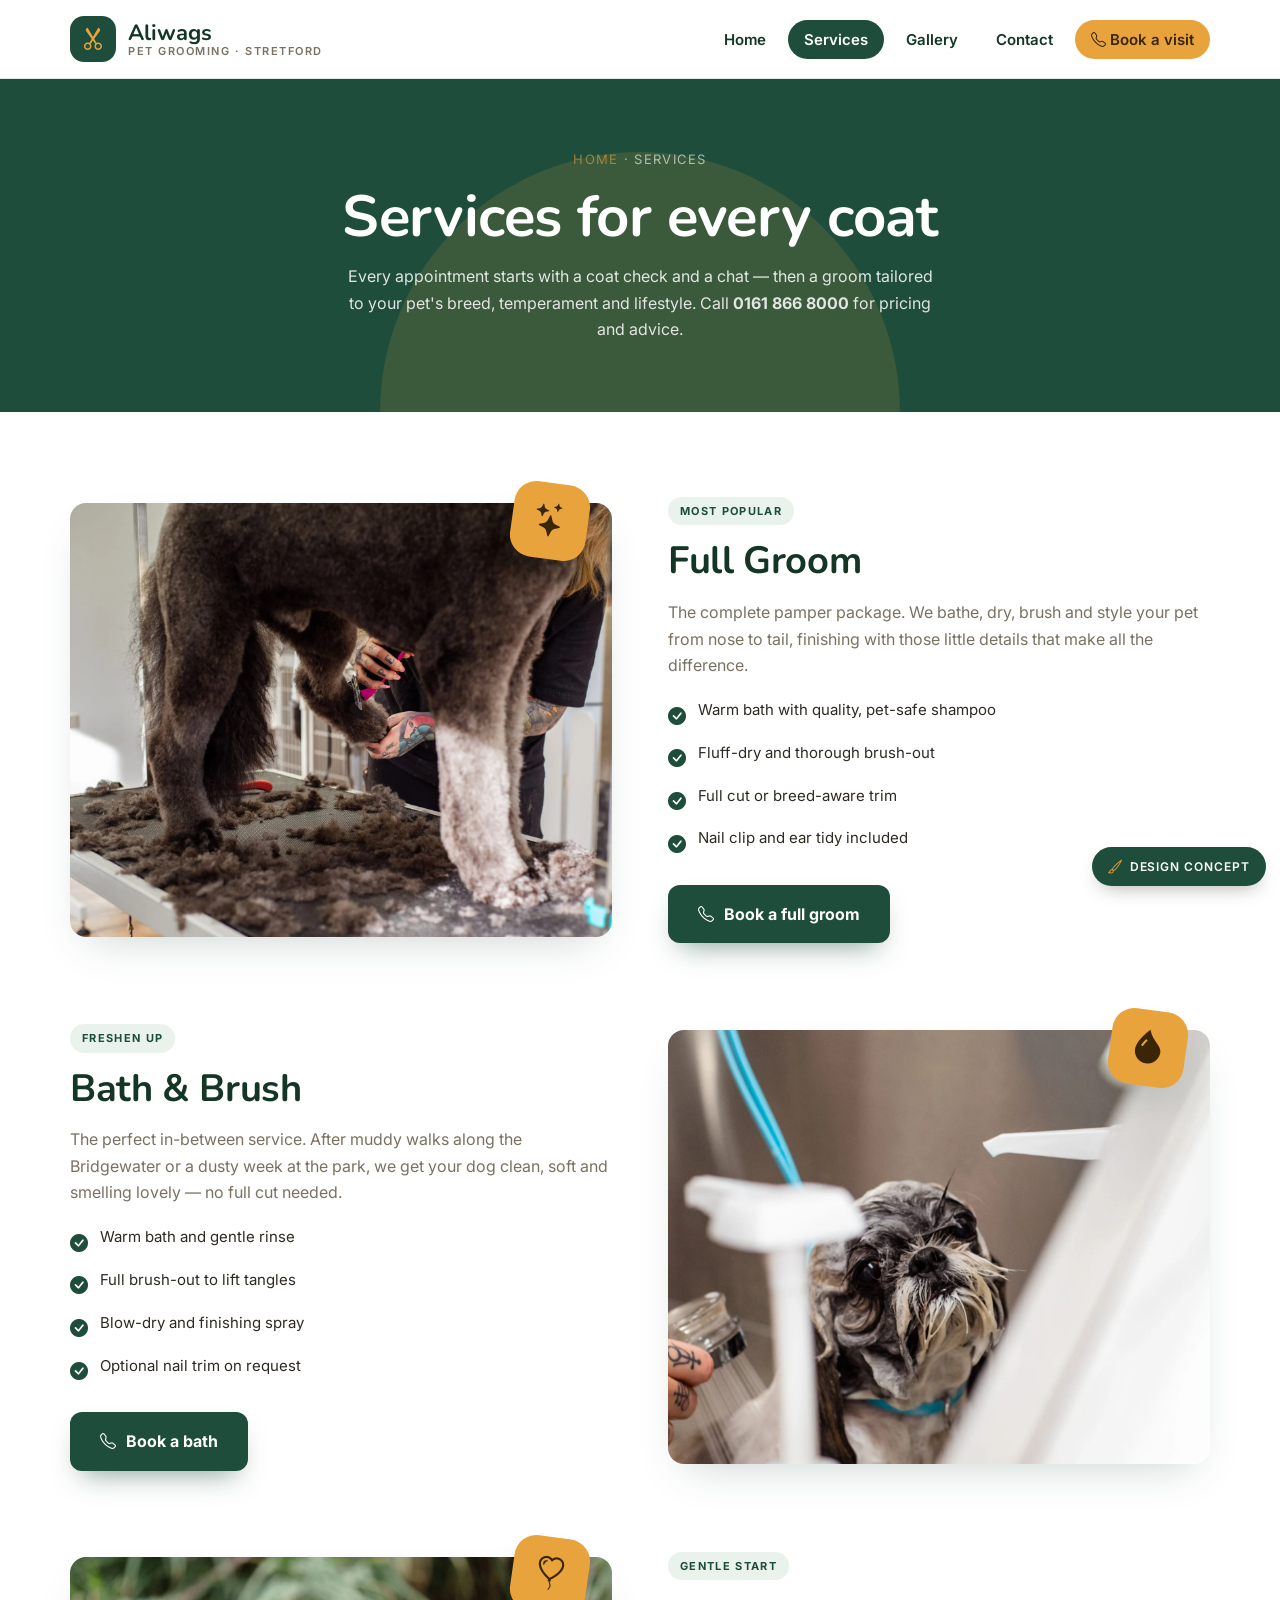
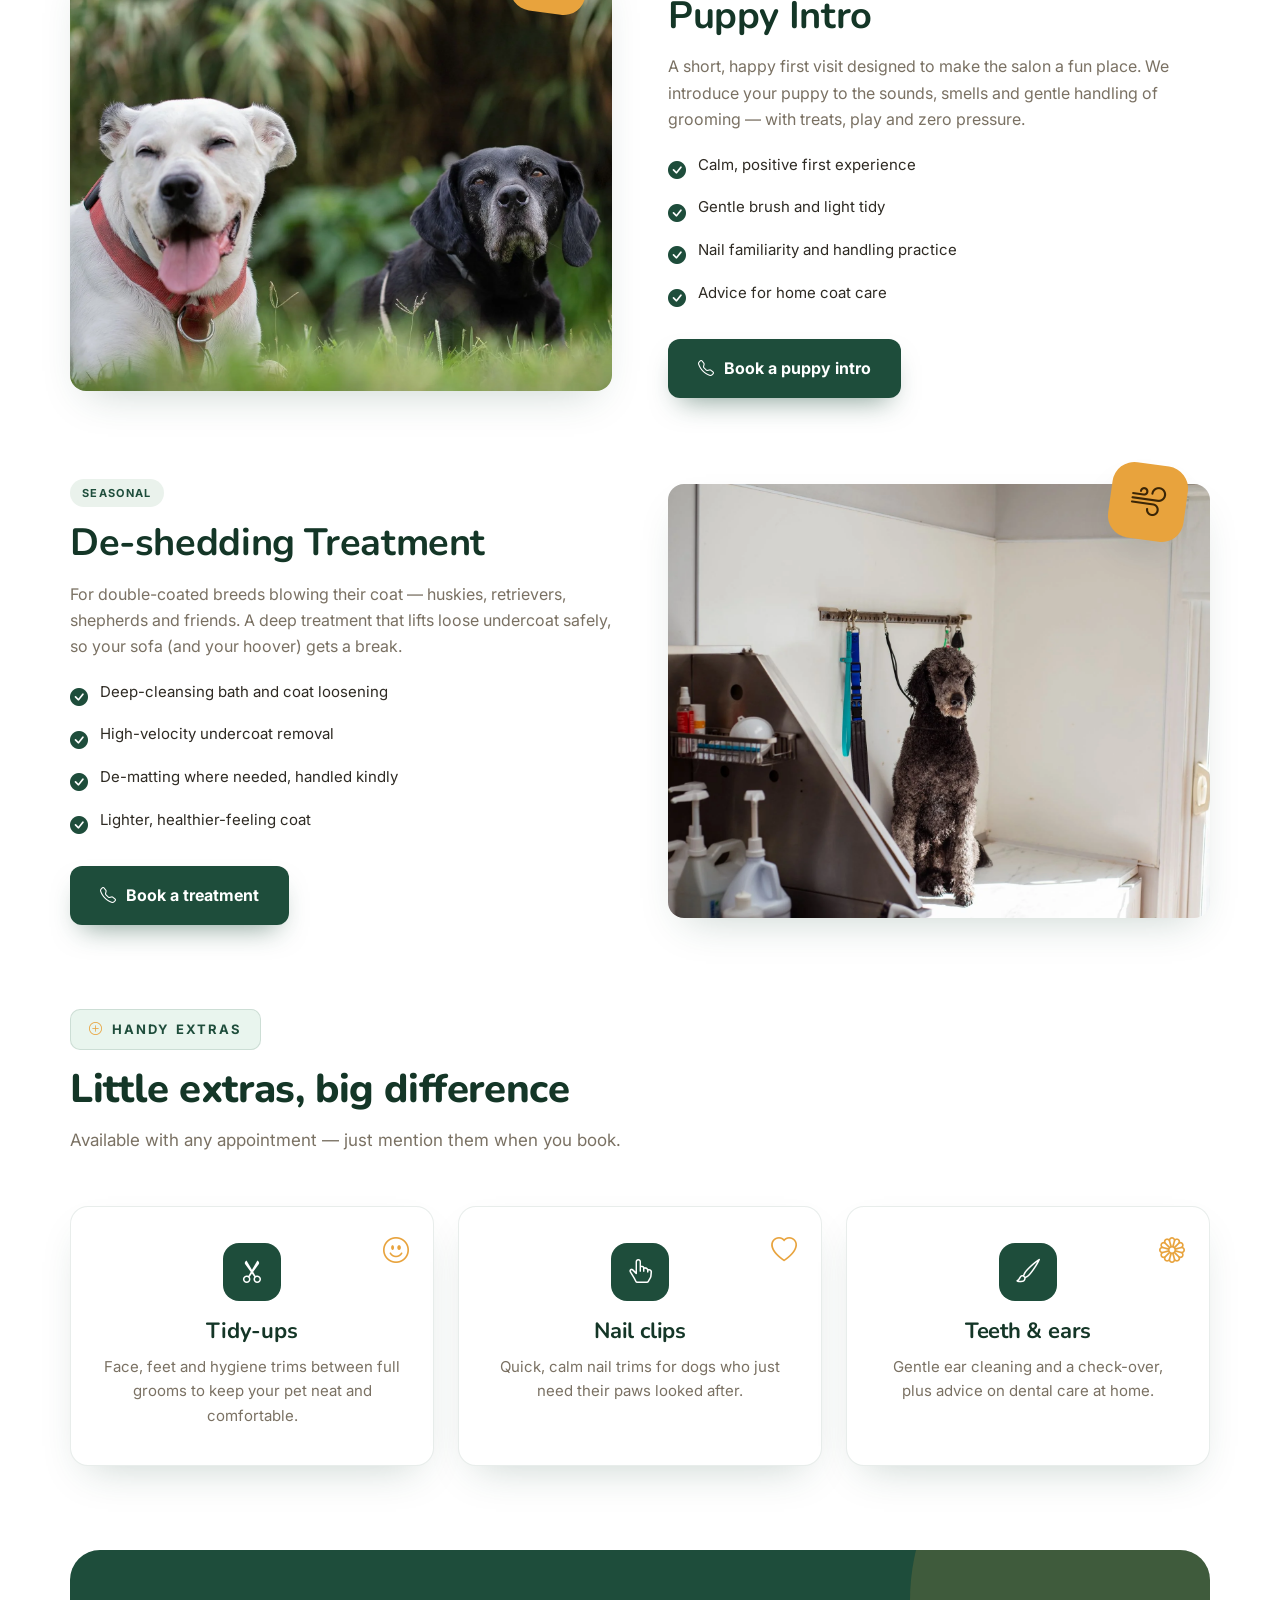
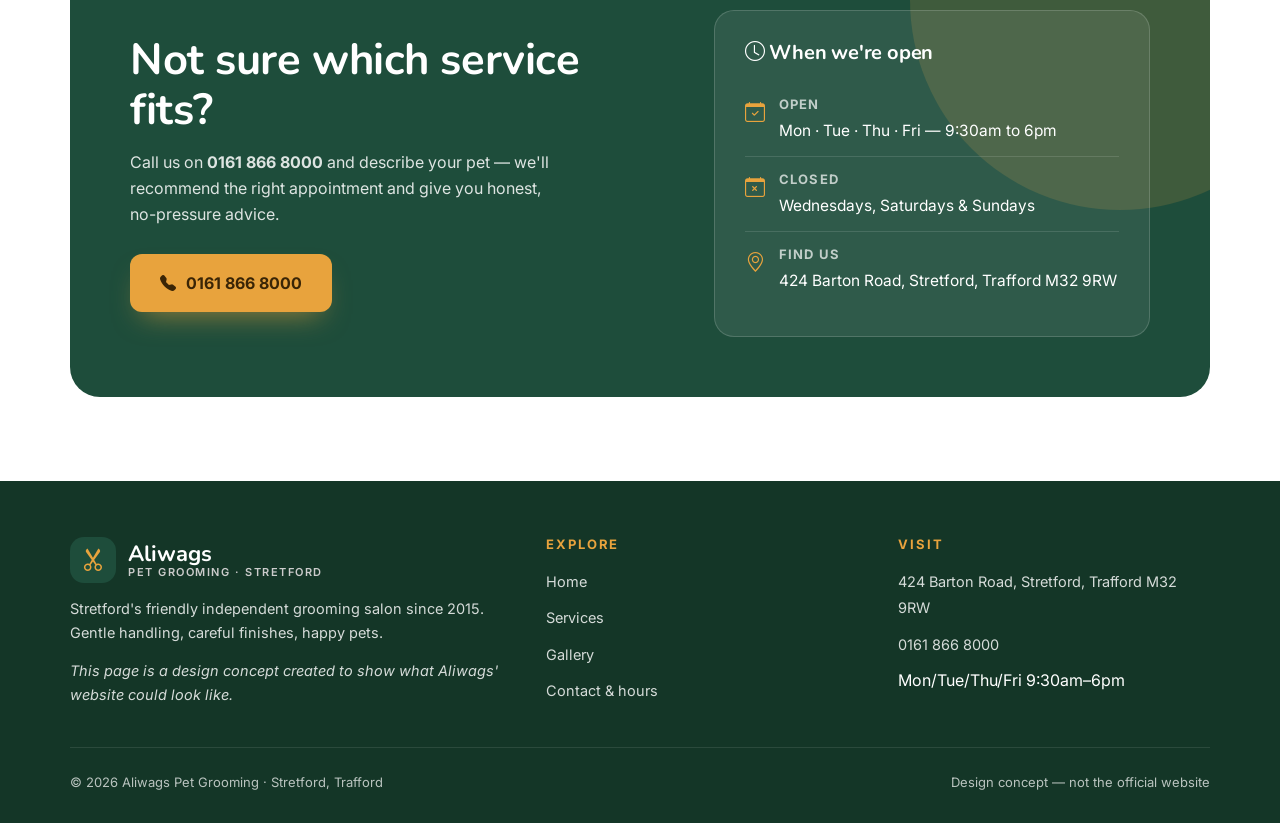
<file: services.html>
<!DOCTYPE html>
<html lang="en-GB">
<head>
<meta charset="UTF-8">
<meta name="viewport" content="width=device-width, initial-scale=1.0">
<title>Services | Aliwags Pet Grooming, Stretford</title>
<meta name="description" content="Grooming services at Aliwags Pet Grooming, Stretford — full grooms, bath & brush, puppy intros, de-shedding and tidy-ups.">
<link rel="preconnect" href="https://fonts.googleapis.com">
<link rel="preconnect" href="https://fonts.gstatic.com" crossorigin>
<link href="https://fonts.googleapis.com/css2?family=Nunito:wght@600;700;800;900&family=Inter:wght@400;500;600;700&display=swap" rel="stylesheet">
<link rel="stylesheet" href="vendor/bootstrap-icons/bootstrap-icons.min.css">
<link rel="stylesheet" href="assets/css/style.css">
<link rel="icon" type="image/png" href="favicon.png">
<link rel="apple-touch-icon" href="apple-touch-icon.png">
</head>
<body>
<span class="concept-badge"><i class="bi bi-brush"></i>Design concept</span>

<header class="site-header">
  <div class="wrap nav-bar">
    <a class="brand" href="index.html" aria-label="Aliwags Pet Grooming home">
      <span class="brand-mark"><i class="bi bi-scissors"></i></span>
      <span class="brand-name">Aliwags<small>Pet Grooming · Stretford</small></span>
    </a>
    <button class="menu-toggle" aria-label="Open menu" aria-expanded="false"><i class="bi bi-list"></i></button>
    <ul class="nav-links">
      <li><a href="index.html">Home</a></li>
      <li><a href="services.html" class="active">Services</a></li>
      <li><a href="gallery.html">Gallery</a></li>
      <li><a href="contact.html">Contact</a></li>
      <li><a href="contact.html" class="nav-cta"><i class="bi bi-telephone"></i> Book a visit</a></li>
    </ul>
  </div>
</header>

<main>
  <div class="page-hero">
    <div class="wrap">
      <div class="crumbs"><a href="index.html">Home</a> · Services</div>
      <h1>Services for every coat</h1>
      <p>Every appointment starts with a coat check and a chat — then a groom tailored to your pet's breed, temperament and lifestyle. Call <strong>0161 866 8000</strong> for pricing and advice.</p>
    </div>
  </div>

  <section>
    <div class="wrap">
      <div class="svc-detail">
        <div class="svc-art">
          <span class="tile-badge"><i class="bi bi-stars"></i></span>
          <img src="assets/img/hero-groomer.webp" alt="Full groom on a spaniel at Aliwags">
        </div>
        <div class="svc-copy">
          <span class="tag">Most popular</span>
          <h2>Full Groom</h2>
          <p>The complete pamper package. We bathe, dry, brush and style your pet from nose to tail, finishing with those little details that make all the difference.</p>
          <ul>
            <li><i class="bi bi-check-circle-fill"></i> Warm bath with quality, pet-safe shampoo</li>
            <li><i class="bi bi-check-circle-fill"></i> Fluff-dry and thorough brush-out</li>
            <li><i class="bi bi-check-circle-fill"></i> Full cut or breed-aware trim</li>
            <li><i class="bi bi-check-circle-fill"></i> Nail clip and ear tidy included</li>
          </ul>
          <a class="btn btn-primary" href="contact.html"><i class="bi bi-telephone"></i> Book a full groom</a>
        </div>
      </div>

      <div class="svc-detail flip">
        <div class="svc-art">
          <span class="tile-badge"><i class="bi bi-droplet-fill"></i></span>
          <img src="assets/img/bath-time.webp" alt="Puppy bath time at Aliwags">
        </div>
        <div class="svc-copy">
          <span class="tag">Freshen up</span>
          <h2>Bath &amp; Brush</h2>
          <p>The perfect in-between service. After muddy walks along the Bridgewater or a dusty week at the park, we get your dog clean, soft and smelling lovely — no full cut needed.</p>
          <ul>
            <li><i class="bi bi-check-circle-fill"></i> Warm bath and gentle rinse</li>
            <li><i class="bi bi-check-circle-fill"></i> Full brush-out to lift tangles</li>
            <li><i class="bi bi-check-circle-fill"></i> Blow-dry and finishing spray</li>
            <li><i class="bi bi-check-circle-fill"></i> Optional nail trim on request</li>
          </ul>
          <a class="btn btn-primary" href="contact.html"><i class="bi bi-telephone"></i> Book a bath</a>
        </div>
      </div>

      <div class="svc-detail">
        <div class="svc-art">
          <span class="tile-badge"><i class="bi bi-balloon-heart"></i></span>
          <img src="assets/img/happy-dogs.webp" alt="Happy young dogs at Aliwags">
        </div>
        <div class="svc-copy">
          <span class="tag">Gentle start</span>
          <h2>Puppy Intro</h2>
          <p>A short, happy first visit designed to make the salon a fun place. We introduce your puppy to the sounds, smells and gentle handling of grooming — with treats, play and zero pressure.</p>
          <ul>
            <li><i class="bi bi-check-circle-fill"></i> Calm, positive first experience</li>
            <li><i class="bi bi-check-circle-fill"></i> Gentle brush and light tidy</li>
            <li><i class="bi bi-check-circle-fill"></i> Nail familiarity and handling practice</li>
            <li><i class="bi bi-check-circle-fill"></i> Advice for home coat care</li>
          </ul>
          <a class="btn btn-primary" href="contact.html"><i class="bi bi-telephone"></i> Book a puppy intro</a>
        </div>
      </div>

      <div class="svc-detail flip">
        <div class="svc-art">
          <span class="tile-badge"><i class="bi bi-wind"></i></span>
          <img src="assets/img/salon-interior.webp" alt="De-shedding treatment area in the salon">
        </div>
        <div class="svc-copy">
          <span class="tag">Seasonal</span>
          <h2>De-shedding Treatment</h2>
          <p>For double-coated breeds blowing their coat — huskies, retrievers, shepherds and friends. A deep treatment that lifts loose undercoat safely, so your sofa (and your hoover) gets a break.</p>
          <ul>
            <li><i class="bi bi-check-circle-fill"></i> Deep-cleansing bath and coat loosening</li>
            <li><i class="bi bi-check-circle-fill"></i> High-velocity undercoat removal</li>
            <li><i class="bi bi-check-circle-fill"></i> De-matting where needed, handled kindly</li>
            <li><i class="bi bi-check-circle-fill"></i> Lighter, healthier-feeling coat</li>
          </ul>
          <a class="btn btn-primary" href="contact.html"><i class="bi bi-telephone"></i> Book a treatment</a>
        </div>
      </div>
    </div>
  </section>

  <section style="padding-top:0">
    <div class="wrap">
      <div class="section-head">
        <span class="kicker"><i class="bi bi-plus-circle"></i> Handy extras</span>
        <h2>Little extras, big difference</h2>
        <p>Available with any appointment — just mention them when you book.</p>
      </div>
      <div class="steps">
        <div class="step">
          <i class="bi bi-emoji-smile ico"></i>
          <div class="n"><i class="bi bi-scissors" style="font-size:24px"></i></div>
          <h3>Tidy-ups</h3>
          <p>Face, feet and hygiene trims between full grooms to keep your pet neat and comfortable.</p>
        </div>
        <div class="step">
          <i class="bi bi-heart ico"></i>
          <div class="n"><i class="bi bi-hand-index-thumb" style="font-size:24px"></i></div>
          <h3>Nail clips</h3>
          <p>Quick, calm nail trims for dogs who just need their paws looked after.</p>
        </div>
        <div class="step">
          <i class="bi bi-flower1 ico"></i>
          <div class="n"><i class="bi bi-brush" style="font-size:24px"></i></div>
          <h3>Teeth &amp; ears</h3>
          <p>Gentle ear cleaning and a check-over, plus advice on dental care at home.</p>
        </div>
      </div>
    </div>
  </section>

  <section style="padding-top:0">
    <div class="wrap">
      <div class="visit">
        <div>
          <h2>Not sure which service fits?</h2>
          <p>Call us on <strong>0161 866 8000</strong> and describe your pet — we'll recommend the right appointment and give you honest, no-pressure advice.</p>
          <a class="btn btn-amber" href="tel:01618668000"><i class="bi bi-telephone-fill"></i> 0161 866 8000</a>
        </div>
        <div class="visit-card">
          <h3><i class="bi bi-clock"></i> When we're open</h3>
          <div class="vrow"><i class="bi bi-calendar-check"></i><div><b>Open</b><span>Mon · Tue · Thu · Fri — 9:30am to 6pm</span></div></div>
          <div class="vrow"><i class="bi bi-calendar-x"></i><div><b>Closed</b><span>Wednesdays, Saturdays &amp; Sundays</span></div></div>
          <div class="vrow"><i class="bi bi-geo-alt"></i><div><b>Find us</b><span>424 Barton Road, Stretford, Trafford M32 9RW</span></div></div>
        </div>
      </div>
    </div>
  </section>
</main>

<footer>
  <div class="wrap">
    <div class="foot-grid">
      <div>
        <div class="foot-brand">
          <span class="brand-mark"><i class="bi bi-scissors"></i></span>
          <span class="brand-name" style="color:#fff">Aliwags<small style="color:#ccc">Pet Grooming · Stretford</small></span>
        </div>
        <p>Stretford's friendly independent grooming salon since 2015. Gentle handling, careful finishes, happy pets.</p>
        <p class="concept-note" style="margin-top:14px">This page is a design concept created to show what Aliwags' website could look like.</p>
      </div>
      <div>
        <h4>Explore</h4>
        <ul>
          <li><a href="index.html">Home</a></li>
          <li><a href="services.html">Services</a></li>
          <li><a href="gallery.html">Gallery</a></li>
          <li><a href="contact.html">Contact &amp; hours</a></li>
        </ul>
      </div>
      <div>
        <h4>Visit</h4>
        <ul>
          <li><a href="contact.html">424 Barton Road, Stretford, Trafford M32 9RW</a></li>
          <li><a href="tel:01618668000">0161 866 8000</a></li>
          <li><span>Mon/Tue/Thu/Fri 9:30am–6pm</span></li>
        </ul>
      </div>
    </div>
    <div class="foot-bottom">
      <span>© 2026 Aliwags Pet Grooming · Stretford, Trafford</span>
      <span>Design concept — not the official website</span>
    </div>
  </div>
</footer>

<script>
(function(){
  var t=document.querySelector('.menu-toggle'), n=document.querySelector('.nav-links');
  t.addEventListener('click',function(){
    var open=n.classList.toggle('open');
    t.setAttribute('aria-expanded',open);
    t.innerHTML=open?'<i class="bi bi-x-lg"></i>':'<i class="bi bi-list"></i>';
  });
  n.addEventListener('click',function(e){ if(e.target.closest('a')){ n.classList.remove('open'); t.innerHTML='<i class="bi bi-list"></i>'; }});
})();
</script>
</body>
</html>
</file>
<file: assets/css/style.css>
/* Aliwags Pet Grooming — demo concept site */
:root{
  --cream:#FFFFFF;
  --cream-deep:#E9F5EE;
  --forest:#1E4D3B;
  --forest-deep:#143627;
  --amber:#E8A33D;
  --amber-soft:#F7DFB9;
  --ink:#2E2A23;
  --muted:#7A7163;
  --card:#FFFFFF;
  --radius:18px;
  --shadow:0 18px 40px -18px rgba(30,77,59,.25);
}
*{margin:0;padding:0;box-sizing:border-box}
html{scroll-behavior:smooth}
body{
  font-family:'Inter',system-ui,-apple-system,sans-serif;
  background:var(--cream);
  color:var(--ink);
  line-height:1.65;
  overflow-x:hidden;
}
h1,h2,h3,h4{font-family:'Nunito',sans-serif;color:var(--forest-deep);line-height:1.15;letter-spacing:-.01em}
img{max-width:100%;display:block}
a{color:inherit}
.wrap{width:min(1140px,92%);margin:0 auto}

/* ---------- concept badge ---------- */
.concept-badge{
  position:fixed;bottom:14px;right:14px;z-index:2000;
  background:var(--forest);color:#fff;font-size:12px;font-weight:600;letter-spacing:.08em;text-transform:uppercase;
  padding:8px 16px;border-radius:999px;box-shadow:0 8px 20px -8px rgba(0,0,0,.35);
  display:inline-flex;align-items:center;gap:7px;
}
.concept-badge i{font-size:14px;color:var(--amber)}

/* ---------- header / nav ---------- */
.site-header{
  position:sticky;top:0;z-index:900;
  background:rgba(255,255,255,.94);backdrop-filter:blur(10px);
  border-bottom:1px solid rgba(30,77,59,.12);
}
.nav-bar{display:flex;align-items:center;justify-content:space-between;padding:16px 0}
.brand{display:flex;align-items:center;gap:12px;text-decoration:none}
.brand-mark{
  width:46px;height:46px;border-radius:14px;background:var(--forest);color:var(--amber);
  display:flex;align-items:center;justify-content:center;font-size:24px;flex:none;
}
.brand-name{font-family:'Nunito',sans-serif;font-size:22px;font-weight:700;color:var(--forest-deep);line-height:1.1}
.brand-name small{display:block;font-family:'Inter',sans-serif;font-size:11px;font-weight:600;letter-spacing:.14em;text-transform:uppercase;color:var(--muted)}
.nav-links{display:flex;align-items:center;gap:6px;list-style:none}
.nav-links a{
  text-decoration:none;font-weight:600;font-size:15px;color:var(--forest-deep);
  padding:10px 16px;border-radius:999px;transition:background .2s;
}
.nav-links a:hover{background:var(--amber-soft)}
.nav-links a.active{background:var(--forest);color:#fff}
.nav-cta{background:var(--amber)!important;color:#3a2506!important}
.menu-toggle{display:none;background:none;border:2px solid var(--forest);border-radius:10px;
  width:46px;height:46px;cursor:pointer;color:var(--forest);font-size:22px}

/* ---------- hero (home) ---------- */
.hero{display:grid;grid-template-columns:.95fr 1.05fr;gap:56px;align-items:center;padding:72px 0 64px;position:relative}
.hero-art{order:-1}
.hero::before{
  content:"";position:absolute;inset:0;pointer-events:none;
  background:radial-gradient(600px 380px at 12% 8%,rgba(30,77,59,.10),transparent 60%);
}
.kicker{display:inline-flex;align-items:center;gap:8px;font-size:13px;font-weight:700;letter-spacing:.16em;text-transform:uppercase;
  color:var(--forest);background:var(--cream-deep);border:1px solid rgba(30,77,59,.14);padding:9px 18px;border-radius:10px;margin-bottom:22px}
.kicker i{color:var(--amber)}
.hero h1{font-size:clamp(38px,4.6vw,56px);margin-bottom:20px;font-weight:800}
.hero h1 em{font-style:normal;color:var(--forest);background:linear-gradient(transparent 60%,var(--amber-soft) 60%);padding:0 4px}
.hero p.lead{font-size:19px;color:var(--muted);max-width:52ch;margin-bottom:30px}
.hero-ctas{display:flex;gap:14px;flex-wrap:wrap;margin-bottom:30px}
.btn{display:inline-flex;align-items:center;gap:10px;text-decoration:none;font-weight:700;font-size:16px;
  padding:16px 30px;border-radius:12px;transition:transform .2s,box-shadow .2s;cursor:pointer;border:none}
.btn:hover{transform:translateY(-2px)}
.btn-primary{background:var(--forest);color:#fff;box-shadow:0 14px 28px -12px rgba(30,77,59,.55)}
.btn-amber{background:var(--amber);color:#3a2506;box-shadow:0 14px 28px -12px rgba(232,163,61,.6)}
.btn-ghost{background:#fff;color:var(--forest-deep);border:2px solid rgba(30,77,59,.25)}
.hero-proof{display:flex;gap:26px;flex-wrap:wrap;font-size:14px;color:var(--muted);font-weight:600}
.hero-proof span{display:inline-flex;align-items:center;gap:8px}
.hero-proof i{color:var(--forest);font-size:18px}
.hero-art{position:relative}
.hero-art img{border-radius:20px;box-shadow:0 24px 48px -20px rgba(30,77,59,.35);border:none;width:100%;aspect-ratio:4/3.4;object-fit:cover}
.hero-stamp{
  position:absolute;left:18px;bottom:18px;background:var(--forest);color:#fff;border-radius:14px;
  padding:14px 20px;box-shadow:var(--shadow);text-align:left;display:flex;align-items:center;gap:14px;
}
.hero-stamp .big{font-family:'Nunito',sans-serif;font-size:30px;font-weight:700;color:var(--amber);line-height:1}
.hero-stamp .small{font-size:12px;letter-spacing:.1em;text-transform:uppercase;opacity:.85}

/* ---------- stats band ---------- */
.stats-band{background:var(--forest);color:#fff;padding:44px 0}
.stats-grid{display:grid;grid-template-columns:repeat(3,1fr);gap:24px;text-align:center}
.stat .num{font-family:'Nunito',sans-serif;font-size:44px;font-weight:700;color:var(--amber)}
.stat .lbl{font-size:14px;letter-spacing:.06em;opacity:.85;margin-top:6px}
.stat + .stat{border-left:1px solid rgba(255,255,255,.15)}

/* ---------- sections ---------- */
section{padding:84px 0}
.section-head{text-align:left;max-width:680px;margin:0 0 52px}
.section-head .kicker{margin-bottom:16px}
.section-head h2{font-size:clamp(29px,3.2vw,40px);margin-bottom:14px;font-weight:800}
.section-head p{color:var(--muted);font-size:17px}

/* story */
.story-grid{display:grid;grid-template-columns:1fr 1fr;gap:60px;align-items:center}
.story-art img{border-radius:20px;box-shadow:var(--shadow);width:100%;aspect-ratio:4/3.6;object-fit:cover}
.story-copy h2{font-size:clamp(29px,3vw,38px);margin-bottom:20px;font-weight:800}
.story-copy p{color:var(--muted);margin-bottom:16px;font-size:17px}
.story-copy p strong{color:var(--ink)}
.value-list{list-style:none;margin-top:26px;display:grid;gap:14px}
.value-list li{display:flex;gap:14px;align-items:flex-start;background:#fff;border:1px solid rgba(30,77,59,.12);border-radius:14px;padding:16px 18px}
.value-list .tile{flex:none;width:44px;height:44px;border-radius:12px;background:var(--amber-soft);color:#a86f1b;display:flex;align-items:center;justify-content:center;font-size:20px}
.value-list b{color:var(--forest-deep)}
.value-list small{color:var(--muted);display:block}

/* services showcase */
#services{background:var(--cream-deep);border-top:1px solid rgba(30,77,59,.08);border-bottom:1px solid rgba(30,77,59,.08)}
.svc-grid{display:grid;grid-template-columns:repeat(4,1fr);gap:22px}
.svc-card{background:var(--card);border-radius:14px;overflow:hidden;box-shadow:none;border:2px solid rgba(30,77,59,.14);transition:transform .25s}
.svc-card:hover{transform:translateY(-6px)}
.svc-card img{width:100%;aspect-ratio:4/3;object-fit:cover}
.svc-body{padding:24px}
.svc-body .tag{display:inline-block;font-size:11px;font-weight:700;letter-spacing:.12em;text-transform:uppercase;color:var(--forest);background:#EAF2EC;padding:5px 12px;border-radius:999px;margin-bottom:12px}
.svc-body h3{font-size:22px;margin-bottom:10px}
.svc-body p{font-size:14.5px;color:var(--muted)}
.svc-more{display:block;text-align:center;margin-top:34px}

/* how it works */
.steps{display:grid;grid-template-columns:repeat(3,1fr);gap:24px;counter-reset:step}
.step{background:#fff;border-radius:var(--radius);padding:36px 30px;text-align:center;border:1px solid rgba(30,77,59,.1);position:relative;box-shadow:var(--shadow)}
.step .n{
  width:58px;height:58px;border-radius:16px;background:var(--forest);color:#fff;
  font-family:'Nunito',sans-serif;font-size:26px;font-weight:700;display:flex;align-items:center;justify-content:center;margin:0 auto 18px;
}
.step h3{font-size:22px;margin-bottom:10px}
.step p{color:var(--muted);font-size:15px}
.step .ico{position:absolute;top:22px;right:24px;font-size:26px;color:var(--amber)}

/* gallery preview */
.strip{display:grid;grid-template-columns:repeat(4,1fr);gap:18px}
.strip a{display:block;border-radius:14px;overflow:hidden;box-shadow:var(--shadow);position:relative;text-decoration:none}
.strip img{width:100%;aspect-ratio:1/1;object-fit:cover;transition:transform .35s}
.strip a:hover img{transform:scale(1.06)}
.strip .cap{position:absolute;left:0;right:0;bottom:0;padding:28px 16px 14px;color:#fff;font-weight:700;font-size:15px;
  background:linear-gradient(transparent,rgba(20,54,39,.85))}

/* FAQ */
.faq-list{max-width:780px;margin:0 auto;display:grid;gap:14px}
.faq{background:#fff;border:1px solid rgba(30,77,59,.12);border-radius:14px;overflow:hidden}
.faq summary{cursor:pointer;list-style:none;display:flex;justify-content:space-between;align-items:center;gap:16px;
  padding:20px 24px;font-weight:700;font-size:17px;color:var(--forest-deep)}
.faq summary::-webkit-details-marker{display:none}
.faq summary i{color:var(--amber);font-size:20px;flex:none;transition:transform .25s}
.faq[open] summary i{transform:rotate(45deg)}
.faq .a{padding:0 24px 22px;color:var(--muted);font-size:15.5px}

/* visit band */
.visit{background:var(--forest);color:#fff;border-radius:30px;padding:60px;display:grid;grid-template-columns:1.1fr .9fr;gap:50px;align-items:center;position:relative;overflow:hidden}
.visit::after{content:"";position:absolute;width:420px;height:420px;border-radius:50%;background:rgba(232,163,61,.16);top:-160px;right:-120px}
.visit h2{color:#fff;font-size:clamp(30px,3.4vw,44px);margin-bottom:14px}
.visit p{opacity:.85;margin-bottom:26px;max-width:44ch}
.visit-card{background:rgba(255,255,255,.08);border:1px solid rgba(255,255,255,.16);border-radius:20px;padding:30px;position:relative;z-index:2}
.visit-card h3{color:#fff;font-size:20px;margin-bottom:18px}
.vrow{display:flex;gap:14px;align-items:flex-start;padding:12px 0;border-bottom:1px solid rgba(255,255,255,.12)}
.vrow:last-child{border:none}
.vrow i{font-size:20px;color:var(--amber);margin-top:3px}
.vrow b{display:block;font-size:13px;letter-spacing:.1em;text-transform:uppercase;opacity:.7;margin-bottom:2px}
.vrow span{font-size:15.5px}

/* footer */
footer{background:var(--forest-deep);color:#fff;padding:56px 0 30px}
.foot-grid{display:grid;grid-template-columns:1.4fr 1fr 1fr;gap:40px;margin-bottom:40px}
.foot-grid h4{color:var(--amber);font-family:'Inter',sans-serif;font-size:13px;letter-spacing:.14em;text-transform:uppercase;margin-bottom:16px}
.foot-grid p,.foot-grid a{font-size:14.5px;opacity:.82;text-decoration:none}
.foot-grid ul{list-style:none;display:grid;gap:10px}
.foot-grid a:hover{opacity:1;color:var(--amber)}
.foot-brand{display:flex;align-items:center;gap:12px;margin-bottom:14px}
.foot-bottom{border-top:1px solid rgba(255,255,255,.14);padding-top:24px;display:flex;justify-content:space-between;gap:14px;flex-wrap:wrap;font-size:13px;opacity:.7}
.concept-note{opacity:.55;font-style:italic}

/* ---------- inner pages ---------- */
.page-hero{background:var(--forest);color:#fff;padding:70px 0;text-align:center;position:relative;overflow:hidden}
.page-hero::after{content:"";position:absolute;width:520px;height:520px;border-radius:50%;background:rgba(232,163,61,.14);bottom:-260px;left:50%;transform:translateX(-50%)}
.page-hero h1{color:#fff;font-size:clamp(36px,4.6vw,58px);margin-bottom:12px;position:relative;z-index:2}
.page-hero p{opacity:.85;max-width:60ch;margin:0 auto;position:relative;z-index:2}
.crumbs{font-size:13px;letter-spacing:.1em;text-transform:uppercase;opacity:.6;margin-bottom:14px;position:relative;z-index:2}
.crumbs a{color:var(--amber);text-decoration:none}

/* services detail */
.svc-detail{display:grid;grid-template-columns:1fr 1fr;gap:56px;align-items:center;margin-bottom:80px}
.svc-detail:last-of-type{margin-bottom:0}
.svc-detail.flip .svc-art{order:2}
.svc-art img{border-radius:16px;box-shadow:var(--shadow);width:100%;aspect-ratio:4/3.2;object-fit:cover}
.svc-art{position:relative}
.svc-art .tile-badge{
  position:absolute;top:-20px;right:24px;width:76px;height:76px;border-radius:22px;background:var(--amber);
  display:flex;align-items:center;justify-content:center;font-size:34px;color:#3a2506;box-shadow:var(--shadow);transform:rotate(8deg);
}
.svc-copy .tag{display:inline-block;font-size:11px;font-weight:700;letter-spacing:.12em;text-transform:uppercase;color:var(--forest);background:#EAF2EC;padding:5px 12px;border-radius:999px;margin-bottom:14px}
.svc-copy h2{font-size:clamp(28px,3vw,38px);margin-bottom:16px}
.svc-copy p{color:var(--muted);margin-bottom:14px;font-size:16px}
.svc-copy ul{list-style:none;display:grid;gap:10px;margin:20px 0 26px}
.svc-copy ul li{display:flex;gap:12px;align-items:flex-start;font-size:15px}
.svc-copy ul i{color:var(--forest);font-size:18px;margin-top:3px}

/* gallery grid */
.gallery-grid{display:grid;grid-template-columns:repeat(2,1fr);gap:26px}
.g-item{border-radius:16px;overflow:hidden;box-shadow:var(--shadow);position:relative}
.g-item img{width:100%;aspect-ratio:4/3;object-fit:cover}
.g-item figcaption{position:absolute;left:0;right:0;bottom:0;padding:34px 22px 18px;color:#fff;font-weight:700;font-size:17px;
  background:linear-gradient(transparent,rgba(20,54,39,.85))}
.g-item figcaption small{display:block;font-weight:400;font-size:13px;opacity:.85}

/* contact */
.contact-grid{display:grid;grid-template-columns:1fr 1fr;gap:56px;align-items:start}
.hours-table{width:100%;border-collapse:collapse;background:#fff;border-radius:16px;overflow:hidden;box-shadow:var(--shadow);font-size:15px}
.hours-table th{background:var(--forest);color:#fff;text-align:left;padding:14px 20px;font-size:13px;letter-spacing:.1em;text-transform:uppercase}
.hours-table td{padding:13px 20px;border-bottom:1px solid rgba(30,77,59,.08)}
.hours-table tr:last-child td{border:none}
.hours-table tr.closed td{color:var(--muted);font-style:italic}
.hours-table tr.today td{background:var(--amber-soft);font-weight:700}
.info-card{background:#fff;border-radius:var(--radius);padding:30px;box-shadow:var(--shadow);border:1px solid rgba(30,77,59,.08);margin-bottom:24px}
.info-card h3{font-size:21px;margin-bottom:16px;display:flex;align-items:center;gap:10px}
.info-card h3 i{color:var(--amber)}
.info-card .vrow{border-bottom-color:rgba(30,77,59,.1)}
.info-card .vrow b{color:var(--muted)}
.btn-block{display:block;text-align:center;width:100%}
.map-link{display:inline-flex;align-items:center;gap:10px;margin-top:18px;font-weight:700;color:var(--forest);text-decoration:none}
.map-link:hover{color:var(--amber)}

/* ---------- responsive ---------- */
@media (max-width:960px){
  .concept-badge{top:auto;right:auto;bottom:14px;left:14px}
  .menu-toggle{display:block}
  .nav-links{
    display:none;position:absolute;top:100%;left:0;right:0;
    flex-direction:column;align-items:stretch;gap:4px;
    background:var(--cream);border-bottom:1px solid rgba(30,77,59,.15);
    padding:14px 4% 20px;box-shadow:0 24px 40px -20px rgba(0,0,0,.3);
  }
  .nav-links.open{display:flex;z-index:1500}
  .nav-links a{text-align:center;padding:14px}
  .site-header{position:sticky}
  .hero{grid-template-columns:1fr;padding:52px 0 48px;gap:40px}
  .hero-stamp{left:10px}
  .svc-grid{grid-template-columns:1fr 1fr}
  .strip{grid-template-columns:1fr 1fr}
  .stats-grid{grid-template-columns:1fr;gap:26px}
  .stat + .stat{border-left:none;border-top:1px solid rgba(255,255,255,.15);padding-top:26px}
  .story-grid,.svc-detail,.visit,.contact-grid,.foot-grid{grid-template-columns:1fr}
  .visit{padding:44px 30px}
  .steps{grid-template-columns:1fr}
  .gallery-grid{grid-template-columns:1fr}
  .svc-detail.flip .svc-art{order:0}
}
@media (max-width:560px){
  .svc-grid{grid-template-columns:1fr}
  section{padding:64px 0}
  .concept-badge{font-size:10px;padding:7px 12px}
}
</file>
